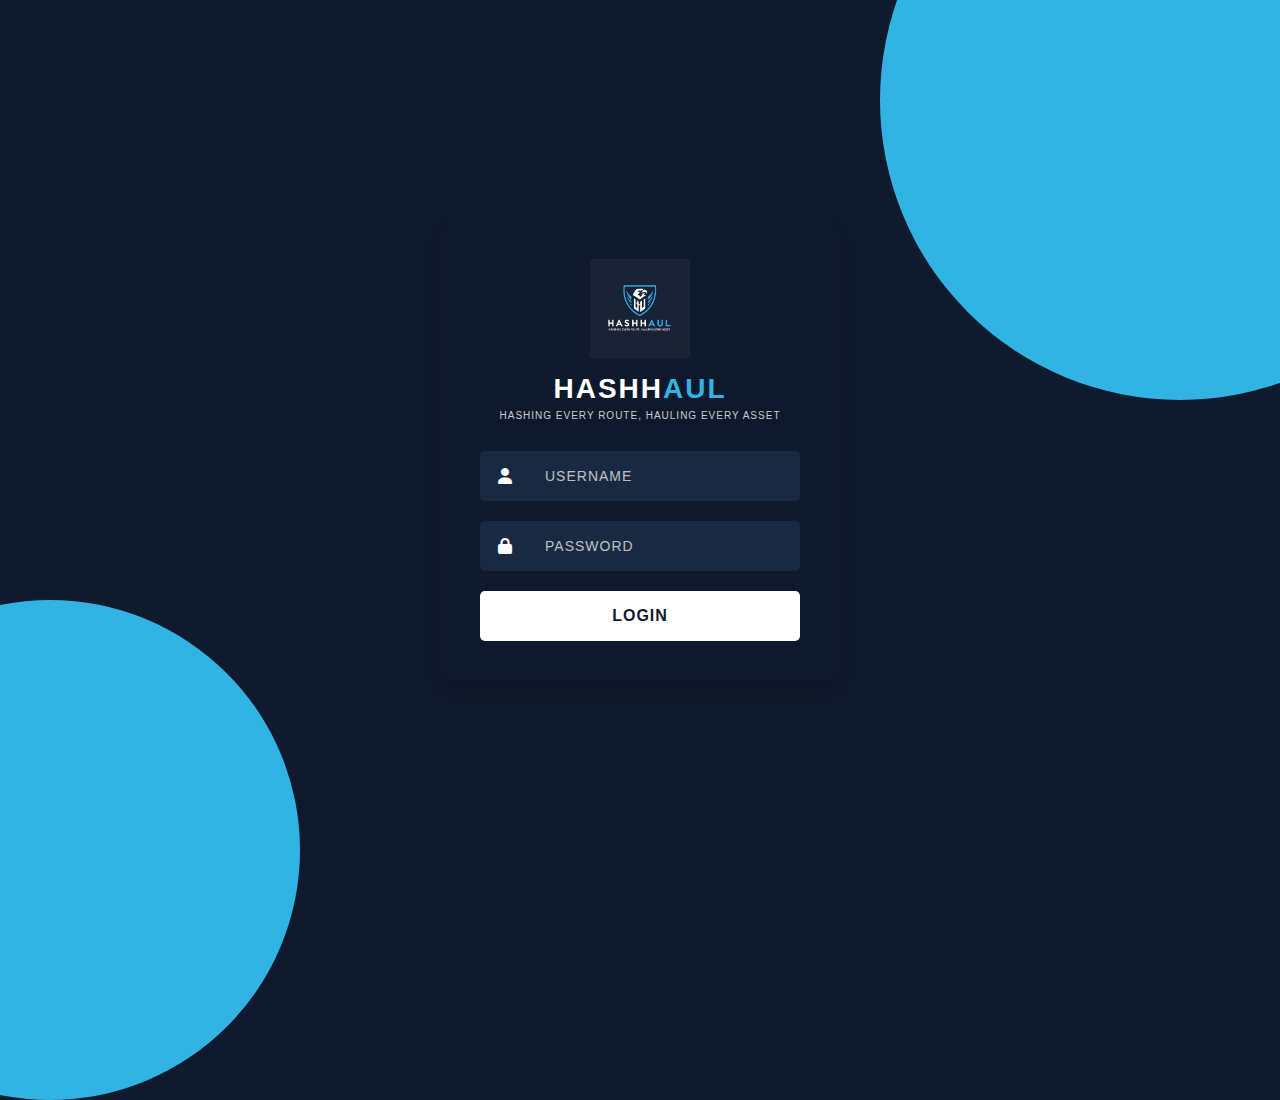
<file: HashHaul/config/templates/index.html>
<!DOCTYPE html>
<html lang="es">
<head>
    <meta charset="UTF-8">
    <meta name="viewport" content="width=device-width, initial-scale=1.0">
    <title>HASHHAUL - Login</title>
    <link rel="stylesheet" href="../static/styles/index.css">
    <link rel="stylesheet" href="https://cdnjs.cloudflare.com/ajax/libs/font-awesome/6.0.0-beta3/css/all.min.css">
</head>
<body>
    <div class="container">
        <div class="login-box">
            <div class="logo">
                <img src="../static/img/Imagen de WhatsApp 2025-04-17 a las 11.02.52_7a1f0482.jpg" alt="HASHHAUL Logo">
                <div class="logo-text">
                    <h1>HASHH<span>AUL</span></h1>
                    <p>HASHING EVERY ROUTE, HAULING EVERY ASSET</p>
                </div>
            </div>
            
            <form class="login-form">
                <div class="input-group">
                    <div class="input-icon">
                        <i class="fas fa-user"></i>
                    </div>
                    <input type="text" placeholder="USERNAME" required>
                </div>
                
                <div class="input-group">
                    <div class="input-icon">
                        <i class="fas fa-lock"></i>
                    </div>
                    <input type="password" placeholder="PASSWORD" required>
                </div>
                
                <button type="submit" class="login-btn">LOGIN</button>
            </form>
        </div>
    </div>
    
    <div class="shape top-right"></div>
    <div class="shape bottom-left"></div>
</body>
</html>
</file>
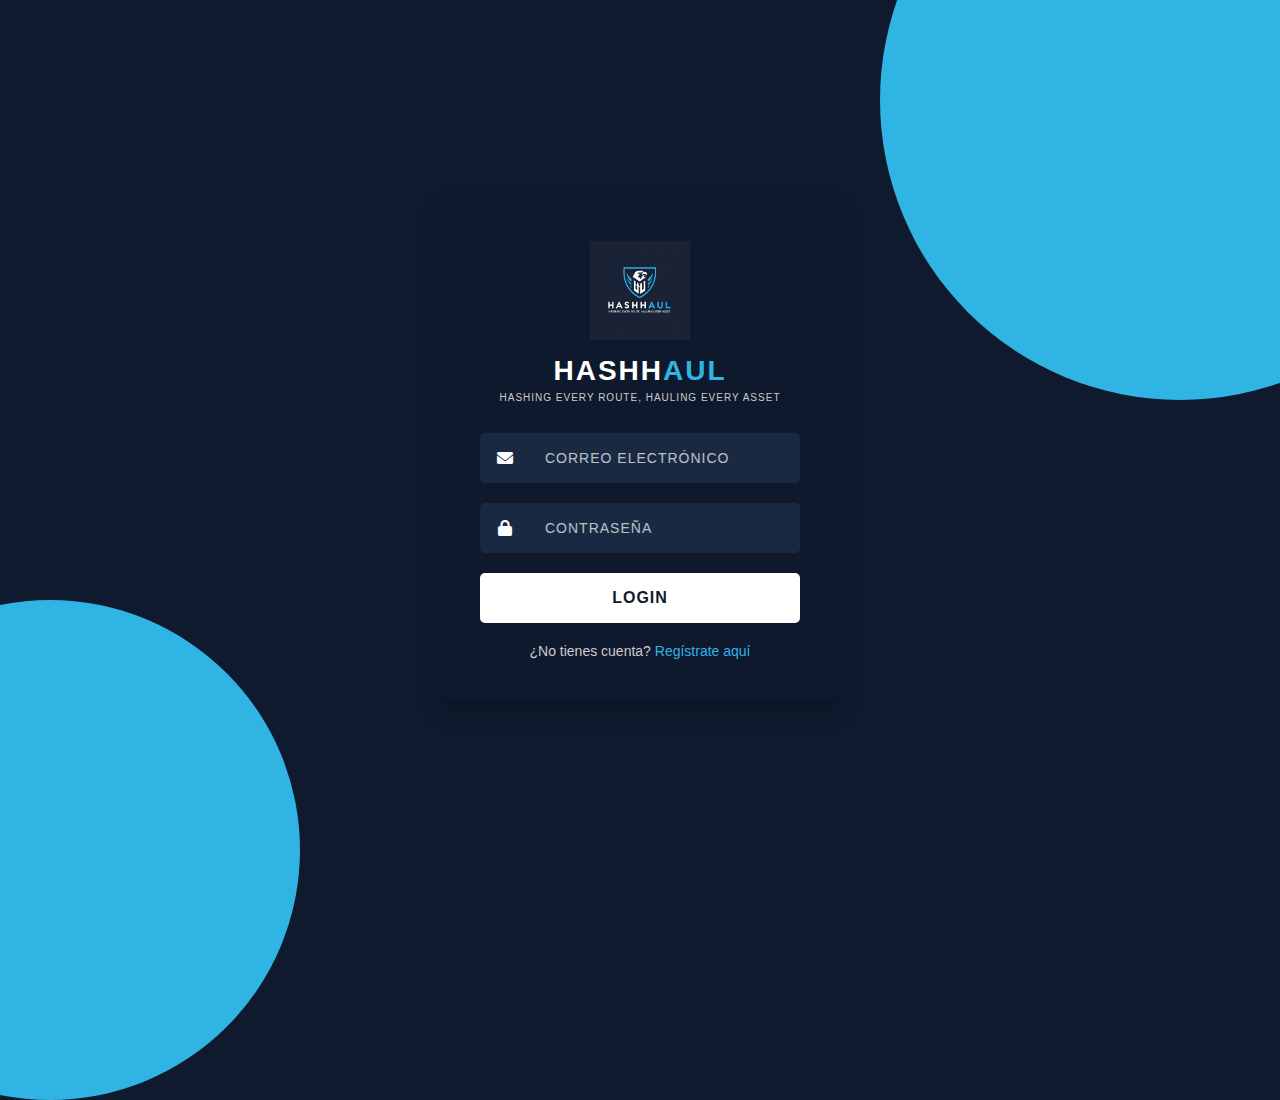
<file: hashaul-main/HashHaul/backend.v2/config/templates/index.html>
<!DOCTYPE html>
<html lang="es">
<head>
    <meta charset="UTF-8">
    <meta name="viewport" content="width=device-width, initial-scale=1.0">
    <title>HASHHAUL - Login</title>
    <link rel="stylesheet" href="../static/styles/index.css">
    <link rel="stylesheet" href="https://cdnjs.cloudflare.com/ajax/libs/font-awesome/6.0.0-beta3/css/all.min.css">
</head>
<body>
    <div class="container">
        <div class="login-box">
            <div class="logo">
                <img src="../static/img/Imagen de WhatsApp 2025-04-17 a las 11.02.52_7a1f0482.jpg" alt="HASHHAUL Logo">
                <div class="logo-text">
                    <h1>HASHH<span>AUL</span></h1>
                    <p>HASHING EVERY ROUTE, HAULING EVERY ASSET</p>
                </div>
            </div>
            
            <!-- Mensaje de error/éxito -->
            <div id="message" class="message hidden"></div>
            
            <form class="login-form" id="loginForm">
                <div class="input-group">
                    <div class="input-icon">
                        <i class="fas fa-envelope"></i>
                    </div>
                    <input 
                        type="email" 
                        id="correo"
                        name="correo"
                        placeholder="CORREO ELECTRÓNICO" 
                        required
                        autocomplete="email">
                </div>
                
                <div class="input-group">
                    <div class="input-icon">
                        <i class="fas fa-lock"></i>
                    </div>
                    <input 
                        type="password" 
                        id="contraseña"
                        name="contraseña"
                        placeholder="CONTRASEÑA" 
                        required
                        autocomplete="current-password">
                </div>
                
                <button type="submit" class="login-btn" id="loginBtn">
                    <span class="btn-text">LOGIN</span>
                    <div class="spinner hidden"></div>
                </button>
                
                <!-- Enlace para registro (opcional) -->
                <div class="register-link">
                    <p>¿No tienes cuenta? <a href="#" id="registerLink">Regístrate aquí</a></p>
                </div>
            </form>
        </div>
    </div>
    
    <div class="shape top-right"></div>
    <div class="shape bottom-left"></div>

    <!-- Modal de Registro (opcional) -->
    <div id="registerModal" class="modal hidden">
        <div class="modal-content">
            <div class="modal-header">
                <h2>Registro de Usuario</h2>
                <span class="close" id="closeModal">&times;</span>
            </div>
            <form id="registerForm">
                <div class="input-group">
                    <div class="input-icon">
                        <i class="fas fa-user"></i>
                    </div>
                    <input 
                        type="text" 
                        id="nombre"
                        name="nombre"
                        placeholder="NOMBRE COMPLETO" 
                        required>
                </div>
                
                <div class="input-group">
                    <div class="input-icon">
                        <i class="fas fa-envelope"></i>
                    </div>
                    <input 
                        type="email" 
                        id="correoRegistro"
                        name="correo"
                        placeholder="CORREO ELECTRÓNICO" 
                        required>
                </div>
                
                <div class="input-group">
                    <div class="input-icon">
                        <i class="fas fa-phone"></i>
                    </div>
                    <input 
                        type="tel" 
                        id="telefono"
                        name="telefono"
                        placeholder="TELÉFONO (OPCIONAL)">
                </div>
                
                <div class="input-group">
                    <div class="input-icon">
                        <i class="fas fa-lock"></i>
                    </div>
                    <input 
                        type="password" 
                        id="contraseñaRegistro"
                        name="contraseña"
                        placeholder="CONTRASEÑA" 
                        required
                        minlength="6">
                </div>
                
                <div class="input-group">
                    <div class="input-icon">
                        <i class="fas fa-lock"></i>
                    </div>
                    <input 
                        type="password" 
                        id="confirmarContraseña"
                        name="confirmarContraseña"
                        placeholder="CONFIRMAR CONTRASEÑA" 
                        required
                        minlength="6">
                </div>
                
                <button type="submit" class="login-btn">
                    <span class="btn-text">REGISTRARSE</span>
                    <div class="spinner hidden"></div>
                </button>
            </form>
        </div>
    </div>


<script>
    
    const API_BASE_URL = window.location.origin + '/api';
    

    const loginForm = document.getElementById('loginForm');
    const registerForm = document.getElementById('registerForm');
    const registerModal = document.getElementById('registerModal');
    const registerLink = document.getElementById('registerLink');
    const closeModal = document.getElementById('closeModal');
    const messageDiv = document.getElementById('message');

   
    function showMessage(message, type = 'error') {
        messageDiv.textContent = message;
        messageDiv.className = `message ${type}`;
        messageDiv.classList.remove('hidden');
        
        
        setTimeout(() => {
            messageDiv.classList.add('hidden');
        }, 5000);
    }

    function showLoading(button, show = true) {
        const btnText = button.querySelector('.btn-text');
        const spinner = button.querySelector('.spinner');
        
        if (show) {
            btnText.style.display = 'none';
            spinner.classList.remove('hidden');
            button.disabled = true;
        } else {
            btnText.style.display = 'inline';
            spinner.classList.add('hidden');
            button.disabled = false;
        }
    }

    function saveToken(token) {
        localStorage.setItem('hashhaul_token', token);
    }

    function redirectToDashboard() {
       
        window.location.href = '/dashboard';
    }

    
    loginForm.addEventListener('submit', async (e) => {
        e.preventDefault();
        
        const loginBtn = document.getElementById('loginBtn');
        const correo = document.getElementById('correo').value.trim();
        const contraseña = document.getElementById('contraseña').value;

       
        if (!correo || !contraseña) {
            showMessage('Por favor, completa todos los campos', 'error');
            return;
        }

        showLoading(loginBtn, true);

        try {
            const response = await fetch(`${API_BASE_URL}/auth/login`, {
                method: 'POST',
                headers: {
                    'Content-Type': 'application/json',
                },
                body: JSON.stringify({
                    correo: correo,
                    contraseña: contraseña
                })
            });

            const data = await response.json();

            if (response.ok) {
               
                saveToken(data.token);
                showMessage('¡Login exitoso! Redirigiendo...', 'success');
                
                setTimeout(() => {
                    redirectToDashboard();
                }, 1500);
            } else {
               
                showMessage(data.error || 'Error en el login', 'error');
            }
        } catch (error) {
            console.error('Error:', error);
            showMessage('Error de conexión. Verifica tu red.', 'error');
        } finally {
            showLoading(loginBtn, false);
        }
    });

   
    registerLink.addEventListener('click', (e) => {
        e.preventDefault();
        registerModal.classList.remove('hidden');
    });

    closeModal.addEventListener('click', () => {
        registerModal.classList.add('hidden');
    });

   
    registerModal.addEventListener('click', (e) => {
        if (e.target === registerModal) {
            registerModal.classList.add('hidden');
        }
    });

   
    registerForm.addEventListener('submit', async (e) => {
        e.preventDefault();
        
        const submitBtn = registerForm.querySelector('.login-btn');
        const nombre = document.getElementById('nombre').value.trim();
        const correo = document.getElementById('correoRegistro').value.trim();
        const telefono = document.getElementById('telefono').value.trim();
        const contraseña = document.getElementById('contraseñaRegistro').value;
        const confirmarContraseña = document.getElementById('confirmarContraseña').value;

        
        if (!nombre || !correo || !contraseña) {
            showMessage('Por favor, completa todos los campos obligatorios', 'error');
            return;
        }

        if (contraseña !== confirmarContraseña) {
            showMessage('Las contraseñas no coinciden', 'error');
            return;
        }

        if (contraseña.length < 6) {
            showMessage('La contraseña debe tener al menos 6 caracteres', 'error');
            return;
        }

        showLoading(submitBtn, true);

        try {
            const response = await fetch(`${API_BASE_URL}/auth/register`, {
                method: 'POST',
                headers: {
                    'Content-Type': 'application/json',
                },
                body: JSON.stringify({
                    nombre: nombre,
                    correo: correo,
                    telefono: telefono || null,
                    contraseña: contraseña,
                    rol: 'conductor' 
                })
            });

            const data = await response.json();

            if (response.ok) {
                
                showMessage('¡Registro exitoso! Ya puedes iniciar sesión.', 'success');
                registerModal.classList.add('hidden');
                registerForm.reset();
            } else {
                
                showMessage(data.error || 'Error en el registro', 'error');
            }
        } catch (error) {
            console.error('Error:', error);
            showMessage('Error de conexión. Verifica tu red.', 'error');
        } finally {
            showLoading(submitBtn, false);
        }
    });

   
</script>
</body>
</html>
</file>
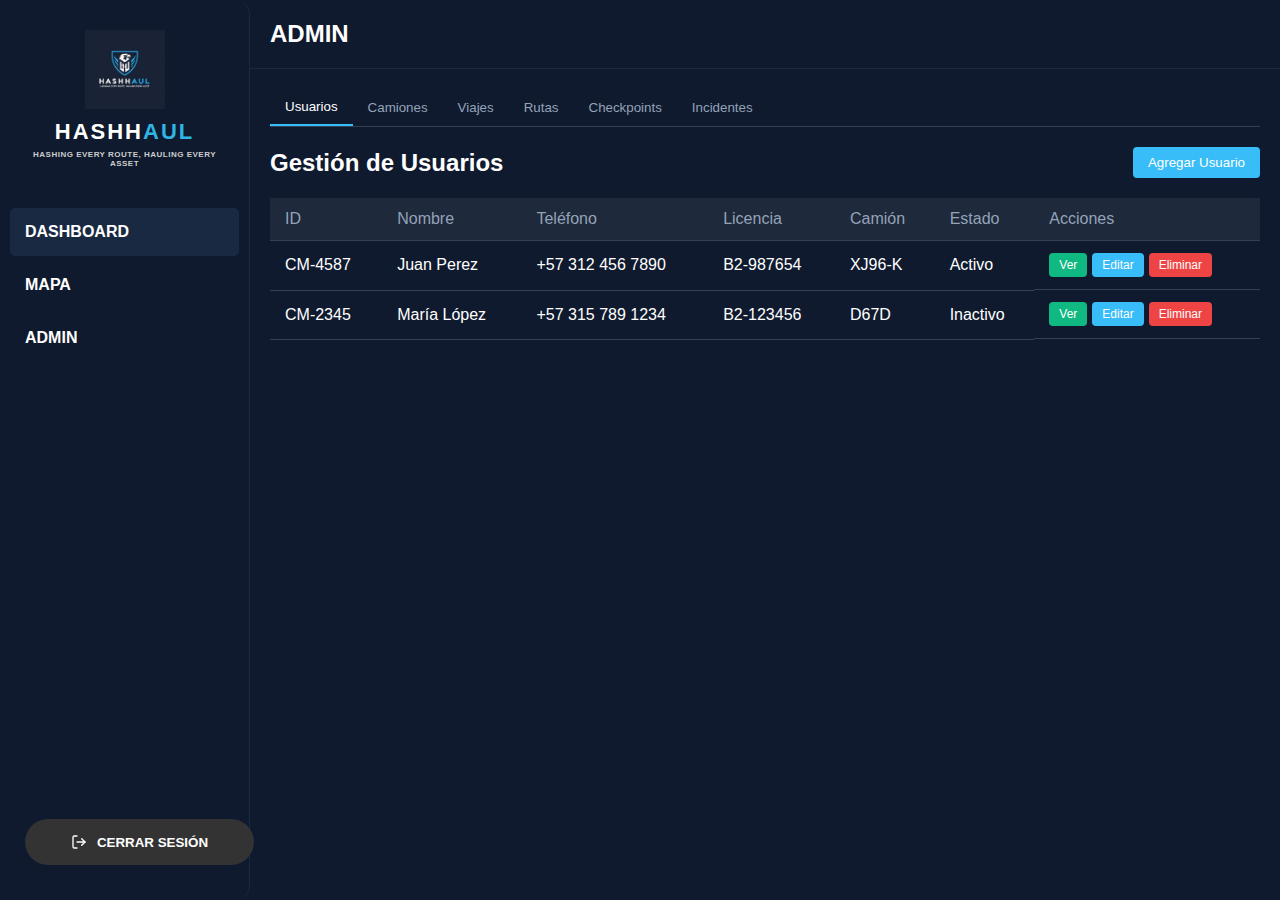
<file: HashHaul/config/templates/Admin.html>
<!DOCTYPE html>
<html lang="es">
<head>
    <meta charset="UTF-8">
    <meta name="viewport" content="width=device-width, initial-scale=1.0">
    <title>HASHHAUL - Sistema de Gestión de Transporte</title>
    <link rel="stylesheet" href="../static/styles/Admin.css">
    <link rel="stylesheet" href="../static/styles/Map.css">
</head>
<body>
    <div class="container">
      
        <div class="sidebar">
            <div class="logo">
                <img src="../static/img/Imagen de WhatsApp 2025-04-17 a las 11.02.52_7a1f0482.jpg" alt="HASHHAUL Logo">
                <div class="logo-text">
                    <h1>HASHH<span>AUL</span></h1>
                    <p>HASHING EVERY ROUTE, HAULING EVERY ASSET</p>
                </div>
            </div>

            <nav class="menu">
                <a href="../templates/Dashboard.html" class="menu-item active">DASHBOARD</a>
                <a href="../templates/Map.html" class="menu-item">MAPA</a>
                <a href="../templates/Admin.html" class="menu-item">ADMIN</a>
            </nav>

            <button class="logout-btn">
                <svg xmlns="http://www.w3.org/2000/svg" width="16" height="16" viewBox="0 0 24 24" fill="none" stroke="currentColor" stroke-width="2" stroke-linecap="round" stroke-linejoin="round">
                    <path d="M9 21H5a2 2 0 0 1-2-2V5a2 2 0 0 1 2-2h4"></path>
                    <polyline points="16 17 21 12 16 7"></polyline>
                    <line x1="21" y1="12" x2="9" y2="12"></line>
                </svg>
                CERRAR SESIÓN
            </button>
        </div>


        <div class="main-content">
            <header class="header">
                <h1 class="page-title">ADMIN</h1>
            </header>

            
            <div class="view hidden" id="dashboard-view">
              
            </div>

            
            <div class="view hidden" id="mapa-view">
             
            </div>

            
            <div class="view" id="admin-view">
                <div class="admin-tabs">
                    <button class="tab-btn active" data-tab="usuarios">Usuarios</button>
                    <button class="tab-btn" data-tab="camiones">Camiones</button>
                    <button class="tab-btn" data-tab="viajes">Viajes</button>
                    <button class="tab-btn" data-tab="rutas">Rutas</button>
                    <button class="tab-btn" data-tab="checkpoints">Checkpoints</button>
                    <button class="tab-btn" data-tab="incidentes">Incidentes</button>
                </div>

                <div class="tab-content">
             
                    <div class="tab-pane active" id="usuarios-tab">
                        <div class="admin-header">
                            <h2>Gestión de Usuarios</h2>
                            <button class="add-btn" id="add-usuario-btn">Agregar Usuario</button>
                        </div>
                        <div class="data-table">
                            <table>
                                <thead>
                                    <tr>
                                        <th>ID</th>
                                        <th>Nombre</th>
                                        <th>Teléfono</th>
                                        <th>Licencia</th>
                                        <th>Camión</th>
                                        <th>Estado</th>
                                        <th>Acciones</th>
                                    </tr>
                                </thead>
                                <tbody id="usuarios-table-body">
                                    <tr>
                                        <td>CM-4587</td>
                                        <td>Juan Perez</td>
                                        <td>+57 312 456 7890</td>
                                        <td>B2-987654</td>
                                        <td>XJ96-K</td>
                                        <td>Activo</td>
                                        <td class="actions-cell">
                                            <button class="action-btn view-btn" data-id="CM-4587" data-type="usuario">Ver</button>
                                            <button class="action-btn edit-btn" data-id="CM-4587" data-type="usuario">Editar</button>
                                            <button class="action-btn delete-btn" data-id="CM-4587" data-type="usuario">Eliminar</button>
                                        </td>
                                    </tr>
                                    <tr>
                                        <td>CM-2345</td>
                                        <td>María López</td>
                                        <td>+57 315 789 1234</td>
                                        <td>B2-123456</td>
                                        <td>D67D</td>
                                        <td>Inactivo</td>
                                        <td class="actions-cell">
                                            <button class="action-btn view-btn" data-id="CM-2345" data-type="usuario">Ver</button>
                                            <button class="action-btn edit-btn" data-id="CM-2345" data-type="usuario">Editar</button>
                                            <button class="action-btn delete-btn" data-id="CM-2345" data-type="usuario">Eliminar</button>
                                        </td>
                                    </tr>
                                </tbody>
                            </table>
                        </div>
                    </div>

                   
                    <div class="tab-pane" id="camiones-tab">
                        <div class="admin-header">
                            <h2>Gestión de Camiones</h2>
                            <button class="add-btn" id="add-camion-btn">Agregar Camión</button>
                        </div>
                        <div class="data-table">
                            <table>
                                <thead>
                                    <tr>
                                        <th>ID</th>
                                        <th>Modelo</th>
                                        <th>Capacidad</th>
                                        <th>Estado</th>
                                        <th>Último Mantenimiento</th>
                                        <th>Acciones</th>
                                    </tr>
                                </thead>
                                <tbody id="camiones-table-body">
                                    <tr>
                                        <td>XJ96-K</td>
                                        <td>Volvo FH16</td>
                                        <td>40 toneladas</td>
                                        <td>Activo</td>
                                        <td>15-01-2025</td>
                                        <td class="actions-cell">
                                            <button class="action-btn view-btn" data-id="XJ96-K" data-type="camion">Ver</button>
                                            <button class="action-btn edit-btn" data-id="XJ96-K" data-type="camion">Editar</button>
                                            <button class="action-btn delete-btn" data-id="XJ96-K" data-type="camion">Eliminar</button>
                                        </td>
                                    </tr>
                                    <tr>
                                        <td>D67D</td>
                                        <td>Scania R500</td>
                                        <td>35 toneladas</td>
                                        <td>Activo</td>
                                        <td>20-01-2025</td>
                                        <td class="actions-cell">
                                            <button class="action-btn view-btn" data-id="D67D" data-type="camion">Ver</button>
                                            <button class="action-btn edit-btn" data-id="D67D" data-type="camion">Editar</button>
                                            <button class="action-btn delete-btn" data-id="D67D" data-type="camion">Eliminar</button>
                                        </td>
                                    </tr>
                                </tbody>
                            </table>
                        </div>
                    </div>

                   
                    <div class="tab-pane" id="viajes-tab">
                        <div class="admin-header">
                            <h2>Gestión de Viajes</h2>
                            <button class="add-btn" id="add-viaje-btn">Agregar Viaje</button>
                        </div>
                        <div class="data-table">
                            <table>
                                <thead>
                                    <tr>
                                        <th>ID</th>
                                        <th>Fecha</th>
                                        <th>Hora</th>
                                        <th>Conductor</th>
                                        <th>Camión</th>
                                        <th>Estado</th>
                                        <th>Acciones</th>
                                    </tr>
                                </thead>
                                <tbody id="viajes-table-body">
                                    <tr>
                                        <td>9a367d5a87c5e6a87d</td>
                                        <td>28-02-2025</td>
                                        <td>08:15 - 16:45</td>
                                        <td>Juan Perez</td>
                                        <td>XJ96-K</td>
                                        <td>Completado</td>
                                        <td class="actions-cell">
                                            <button class="action-btn view-btn" data-id="9a367d5a87c5e6a87d" data-type="viaje">Ver</button>
                                            <button class="action-btn edit-btn" data-id="9a367d5a87c5e6a87d" data-type="viaje">Editar</button>
                                            <button class="action-btn delete-btn" data-id="9a367d5a87c5e6a87d" data-type="viaje">Eliminar</button>
                                        </td>
                                    </tr>
                                    <tr>
                                        <td>4jkh23hjk4hkj234</td>
                                        <td>30-02-2025</td>
                                        <td>14:20 pm</td>
                                        <td>Pendiente</td>
                                        <td>D67D</td>
                                        <td>Pendiente</td>
                                        <td class="actions-cell">
                                            <button class="action-btn view-btn" data-id="4jkh23hjk4hkj234" data-type="viaje">Ver</button>
                                            <button class="action-btn edit-btn" data-id="4jkh23hjk4hkj234" data-type="viaje">Editar</button>
                                            <button class="action-btn delete-btn" data-id="4jkh23hjk4hkj234" data-type="viaje">Eliminar</button>
                                        </td>
                                    </tr>
                                </tbody>
                            </table>
                        </div>
                    </div>

        
                    <div class="tab-pane" id="rutas-tab">
                        <div class="admin-header">
                            <h2>Gestión de Rutas</h2>
                            <button class="add-btn" id="add-ruta-btn">Agregar Ruta</button>
                        </div>
                        <div class="data-table">
                            <table>
                                <thead>
                                    <tr>
                                        <th>ID</th>
                                        <th>Origen</th>
                                        <th>Destino</th>
                                        <th>Distancia</th>
                                        <th>Tiempo Estimado</th>
                                        <th>Viaje ID</th>
                                        <th>Acciones</th>
                                    </tr>
                                </thead>
                                <tbody id="rutas-table-body">
                                    <tr>
                                        <td>9a367d5a87c5e6a87d</td>
                                        <td>Bogotá</td>
                                        <td>Medellín</td>
                                        <td>420 km</td>
                                        <td>8 horas</td>
                                        <td>9a367d5a87c5e6a87d</td>
                                        <td class="actions-cell">
                                            <button class="action-btn view-btn" data-id="9a367d5a87c5e6a87d" data-type="ruta">Ver</button>
                                            <button class="action-btn edit-btn" data-id="9a367d5a87c5e6a87d" data-type="ruta">Editar</button>
                                            <button class="action-btn delete-btn" data-id="9a367d5a87c5e6a87d" data-type="ruta">Eliminar</button>
                                        </td>
                                    </tr>
                                </tbody>
                            </table>
                        </div>
                    </div>

            
                    <div class="tab-pane" id="checkpoints-tab">
                        <div class="admin-header">
                            <h2>Gestión de Checkpoints</h2>
                            <button class="add-btn" id="add-checkpoint-btn">Agregar Checkpoint</button>
                        </div>
                        <div class="data-table">
                            <table>
                                <thead>
                                    <tr>
                                        <th>ID</th>
                                        <th>Ubicación</th>
                                        <th>Hora</th>
                                        <th>Valor</th>
                                        <th>Estado</th>
                                        <th>Ruta ID</th>
                                        <th>Acciones</th>
                                    </tr>
                                </thead>
                                <tbody id="checkpoints-table-body">
                                    <tr>
                                        <td>cp-001</td>
                                        <td>Calle 12 #45-78, Bogotá</td>
                                        <td>09:00 AM</td>
                                        <td>$5,000,000</td>
                                        <td>Entregado</td>
                                        <td>9a367d5a87c5e6a87d</td>
                                        <td class="actions-cell">
                                            <button class="action-btn view-btn" data-id="cp-001" data-type="checkpoint">Ver</button>
                                            <button class="action-btn edit-btn" data-id="cp-001" data-type="checkpoint">Editar</button>
                                            <button class="action-btn delete-btn" data-id="cp-001" data-type="checkpoint">Eliminar</button>
                                        </td>
                                    </tr>
                                </tbody>
                            </table>
                        </div>
                    </div>

    
                    <div class="tab-pane" id="incidentes-tab">
                        <div class="admin-header">
                            <h2>Gestión de Incidentes</h2>
                            <button class="add-btn" id="add-incidente-btn">Agregar Incidente</button>
                        </div>
                        <div class="data-table">
                            <table>
                                <thead>
                                    <tr>
                                        <th>ID</th>
                                        <th>Tipo</th>
                                        <th>Descripción</th>
                                        <th>Fecha</th>
                                        <th>Hora</th>
                                        <th>Viaje ID</th>
                                        <th>Estado</th>
                                        <th>Acciones</th>
                                    </tr>
                                </thead>
                                <tbody id="incidentes-table-body">
                                    <tr>
                                        <td>inc-001</td>
                                        <td>Avería</td>
                                        <td>Fallo en el sistema de frenos</td>
                                        <td>27-02-2025</td>
                                        <td>14:30</td>
                                        <td>9a367d5a87c5e6a87d</td>
                                        <td>Resuelto</td>
                                        <td class="actions-cell">
                                            <button class="action-btn view-btn" data-id="inc-001" data-type="incidente">Ver</button>
                                            <button class="action-btn edit-btn" data-id="inc-001" data-type="incidente">Editar</button>
                                            <button class="action-btn delete-btn" data-id="inc-001" data-type="incidente">Eliminar</button>
                                        </td>
                                    </tr>
                                </tbody>
                            </table>
                        </div>
                    </div>
                </div>
            </div>
        </div>
    </div>


    <div class="modal" id="form-modal">
        <div class="modal-content">
            <span class="close-modal">&times;</span>
            <h2 id="modal-title">Agregar Nuevo</h2>
            <form id="data-form">
                <div id="form-fields">
                </div>
                <div class="form-actions">
                    <button type="button" class="cancel-btn">Cancelar</button>
                    <button type="submit" class="submit-btn">Guardar</button>
                </div>
            </form>
        </div>
    </div>

   
    <div class="modal" id="view-modal">
        <div class="modal-content">
            <span class="close-modal">&times;</span>
            <h2 id="view-title">Detalles</h2>
            <div id="view-content">

            </div>
            <div class="form-actions">
                <button type="button" class="close-btn">Cerrar</button>
            </div>
        </div>
    </div>

    <script src="../static/js/Admin.js"></script>
</body>
</html>
</file>
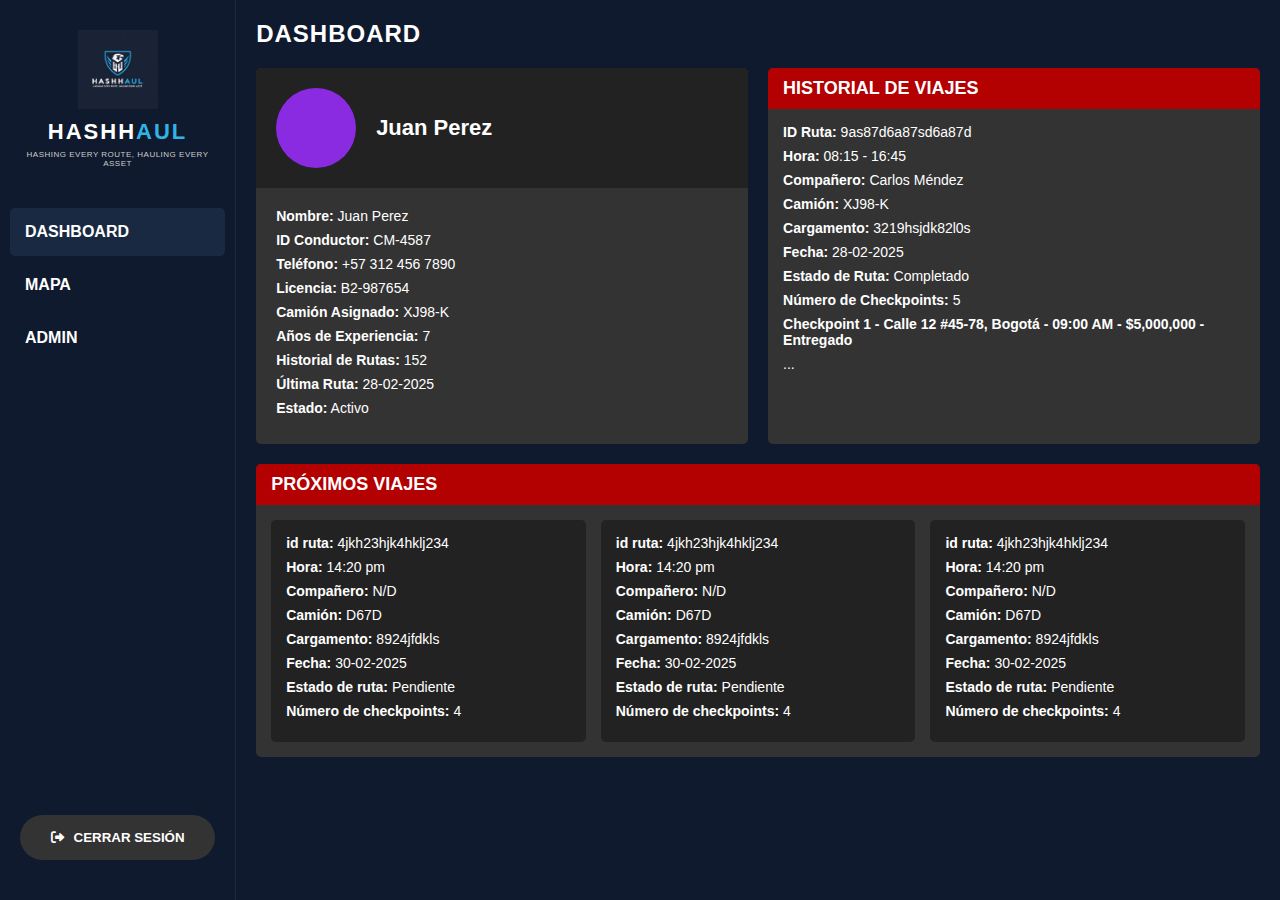
<file: HashHaul/config/templates/Dashboard.html>
<!DOCTYPE html>
<html lang="es">
<head>
    <meta charset="UTF-8">
    <meta name="viewport" content="width=device-width, initial-scale=1.0">
    <title>HASHHAUL - Dashboard</title>
    <link rel="stylesheet" href="../static/styles/Daashboard.css">
    <link rel="stylesheet" href="https://cdnjs.cloudflare.com/ajax/libs/font-awesome/6.0.0-beta3/css/all.min.css">
</head>
<body>
    <div class="container">
   
        <div class="sidebar">
            <div class="logo">
                <img src="../static/img/Imagen de WhatsApp 2025-04-17 a las 11.02.52_7a1f0482.jpg" alt="HASHHAUL Logo">
                <div class="logo-text">
                    <h1>HASHH<span>AUL</span></h1>
                    <p>HASHING EVERY ROUTE, HAULING EVERY ASSET</p>
                </div>
            </div>
            
            <nav class="menu">
                <a href="#" class="menu-item active">DASHBOARD</a>
                <a href="../templates/Map.html" class="menu-item">MAPA</a>
                <a href="../templates/Admin.html" class="menu-item">ADMIN</a>
            </nav>

            
            
            <div class="logout-container">
                <button class="logout-btn">
                    <i class="fas fa-sign-out-alt"></i>
                    CERRAR SESIÓN
                </button>
            </div>
        </div>
        
     
        <div class="main-content">
            <header class="main-header">
                <h1>DASHBOARD</h1>
            </header>
            
            <div class="dashboard-grid">
              
                <div class="profile-card">
                    <div class="profile-header">
                        <div class="avatar">
                            <div class="avatar-circle"></div>
                        </div>
                        <div class="profile-name">
                            <h2>Juan Perez</h2>
                        </div>
                    </div>
                    
                    <div class="profile-details">
                        <p><strong>Nombre:</strong> Juan Perez</p>
                        <p><strong>ID Conductor:</strong> CM-4587</p>
                        <p><strong>Teléfono:</strong> +57 312 456 7890</p>
                        <p><strong>Licencia:</strong> B2-987654</p>
                        <p><strong>Camión Asignado:</strong> XJ98-K</p>
                        <p><strong>Años de Experiencia:</strong> 7</p>
                        <p><strong>Historial de Rutas:</strong> 152</p>
                        <p><strong>Última Ruta:</strong> 28-02-2025</p>
                        <p><strong>Estado:</strong> Activo</p>
                    </div>
                </div>
                
               
                <div class="history-card">
                    <div class="section-header">
                        <h2>HISTORIAL DE VIAJES</h2>
                    </div>
                    
                    <div class="history-content">
                        <div class="trip-details">
                            <p><strong>ID Ruta:</strong> 9as87d6a87sd6a87d</p>
                            <p><strong>Hora:</strong> 08:15 - 16:45</p>
                            <p><strong>Compañero:</strong> Carlos Méndez</p>
                            <p><strong>Camión:</strong> XJ98-K</p>
                            <p><strong>Cargamento:</strong> 3219hsjdk82l0s</p>
                            <p><strong>Fecha:</strong> 28-02-2025</p>
                            <p><strong>Estado de Ruta:</strong> Completado</p>
                            <p><strong>Número de Checkpoints:</strong> 5</p>
                            <p><strong>Checkpoint 1 - Calle 12 #45-78, Bogotá - 09:00 AM - $5,000,000 - Entregado</strong></p>
                            <p>...</p>
                        </div>
                    </div>
                </div>
                
         
                <div class="upcoming-card">
                    <div class="section-header">
                        <h2>PRÓXIMOS VIAJES</h2>
                    </div>
                    
                    <div class="upcoming-trips">
                        <div class="trip-card">
                            <p><strong>id ruta:</strong> 4jkh23hjk4hklj234</p>
                            <p><strong>Hora:</strong> 14:20 pm</p>
                            <p><strong>Compañero:</strong> N/D</p>
                            <p><strong>Camión:</strong> D67D</p>
                            <p><strong>Cargamento:</strong> 8924jfdkls</p>
                            <p><strong>Fecha:</strong> 30-02-2025</p>
                            <p><strong>Estado de ruta:</strong> Pendiente</p>
                            <p><strong>Número de checkpoints:</strong> 4</p>
                        </div>
                        
                        <div class="trip-card">
                            <p><strong>id ruta:</strong> 4jkh23hjk4hklj234</p>
                            <p><strong>Hora:</strong> 14:20 pm</p>
                            <p><strong>Compañero:</strong> N/D</p>
                            <p><strong>Camión:</strong> D67D</p>
                            <p><strong>Cargamento:</strong> 8924jfdkls</p>
                            <p><strong>Fecha:</strong> 30-02-2025</p>
                            <p><strong>Estado de ruta:</strong> Pendiente</p>
                            <p><strong>Número de checkpoints:</strong> 4</p>
                        </div>
                        
                        <div class="trip-card">
                            <p><strong>id ruta:</strong> 4jkh23hjk4hklj234</p>
                            <p><strong>Hora:</strong> 14:20 pm</p>
                            <p><strong>Compañero:</strong> N/D</p>
                            <p><strong>Camión:</strong> D67D</p>
                            <p><strong>Cargamento:</strong> 8924jfdkls</p>
                            <p><strong>Fecha:</strong> 30-02-2025</p>
                            <p><strong>Estado de ruta:</strong> Pendiente</p>
                            <p><strong>Número de checkpoints:</strong> 4</p>
                        </div>
                    </div>
                </div>
            </div>
        </div>
    </div>
</body>
</html>
</file>
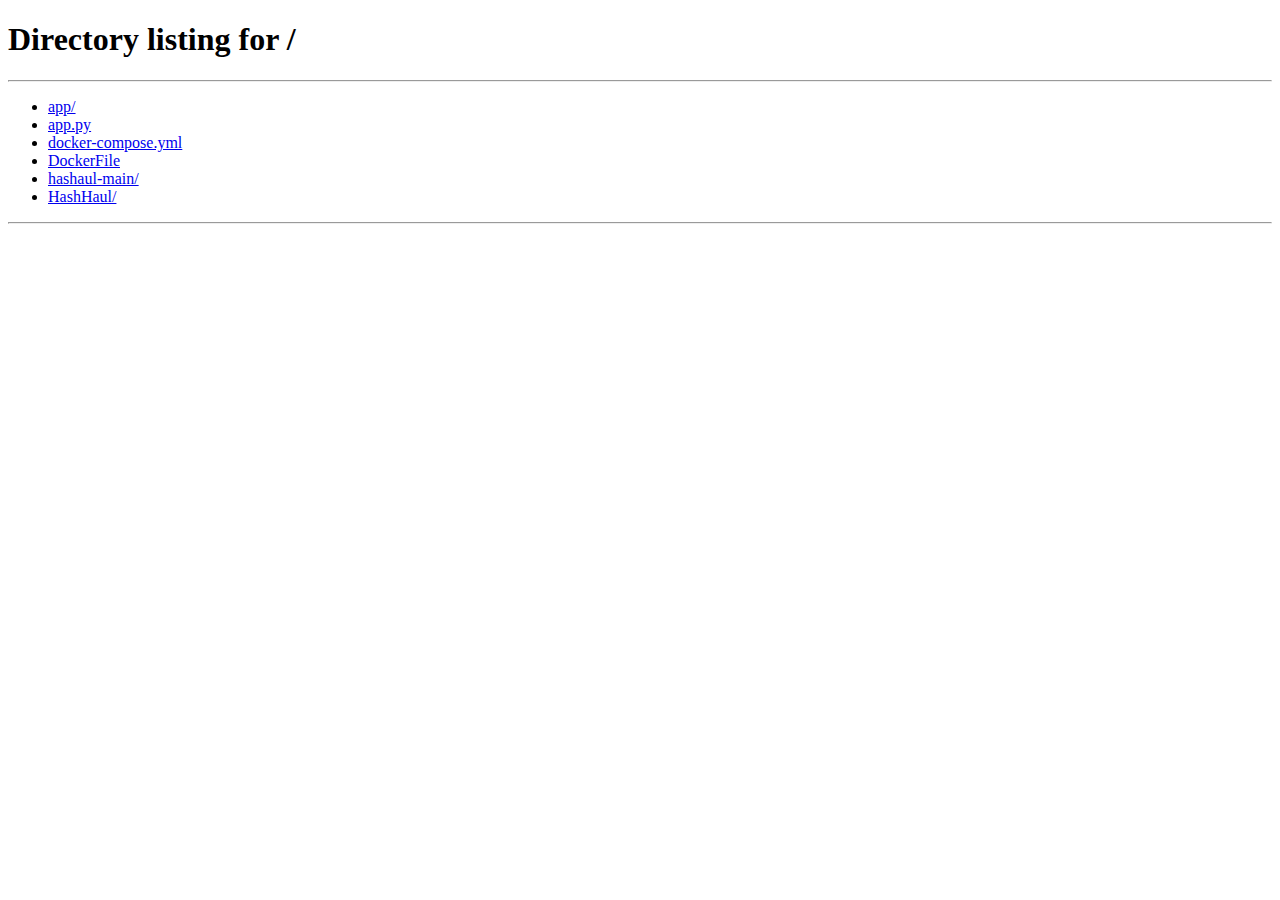
<file: hashaul-main/HashHaul/backend.v2/config/templates/Admin.html>
<!DOCTYPE html>
<html lang="es">
<head>
    <meta charset="UTF-8">
    <meta name="viewport" content="width=device-width, initial-scale=1.0">
    <title>HASHHAUL - Panel de Administración</title>
    <link rel="stylesheet" href="../static/styles/Admin.css">
    <link rel="stylesheet" href="https://cdnjs.cloudflare.com/ajax/libs/font-awesome/6.0.0-beta3/css/all.min.css">
</head>
<body>
     <div class="container">
        <!-- Sidebar -->
        <div class="sidebar">
            <div class="logo">
                <img src="../static/img/Imagen de WhatsApp 2025-04-17 a las 11.02.52_7a1f0482.jpg" alt="HASHHAUL Logo">
                <div class="logo-text">
                    <h1>HASHH<span>AUL</span></h1>
                    <p>HASHING EVERY ROUTE, HAULING EVERY ASSET</p>
                </div>
            </div>

            <nav class="menu">
    <a href="/dashboard" class="menu-item">
        <i class="fas fa-tachometer-alt"></i>
        <span>DASHBOARD</span>
    </a>
    <a href="/admin" class="menu-item active">
        <i class="fas fa-cog"></i>
        <span>ADMIN</span>
    </a>
    <!-- CORREGIR ESTA LÍNEA: -->
    <a href="/map" class="menu-item" id="mapLink">
        <i class="fas fa-map"></i>
        <span>MAPA</span>
    </a>
</nav>

            <div class="user-info" id="userInfo">
                <div class="user-avatar">
                    <i class="fas fa-user"></i>
                </div>
                <div class="user-details">
                    <span class="user-name" id="userName">Cargando...</span>
                    <span class="user-role" id="userRole">Cargando...</span>
                </div>
            </div>

            <button class="logout-btn" id="logoutBtn">
                <i class="fas fa-sign-out-alt"></i>
                <span>CERRAR SESIÓN</span>
            </button>
        </div>

        <div class="main-content">
            <header class="header">
                <h1 class="page-title">PANEL DE ADMINISTRACIÓN</h1>
                <div class="header-actions">
                    <button class="refresh-btn" id="refreshBtn">
                        <i class="fas fa-sync-alt"></i>
                        <span>Actualizar</span>
                    </button>
                </div>
            </header>

            <div class="loading hidden" id="loadingSpinner">
                <div class="spinner"></div>
                <p>Cargando datos...</p>
            </div>

            <div id="messageContainer" class="message-container hidden"></div>

            <div class="view" id="admin-view">
                <div class="admin-tabs">
                    <button class="tab-btn active" data-tab="usuarios">
                        <i class="fas fa-users"></i>
                        <span>Usuarios</span>
                    </button>
                    <button class="tab-btn" data-tab="camiones">
                        <i class="fas fa-truck"></i>
                        <span>Camiones</span>
                    </button>
                    <button class="tab-btn" data-tab="viajes">
                        <i class="fas fa-route"></i>
                        <span>Viajes</span>
                    </button>
                    <button class="tab-btn" data-tab="rutas">
                        <i class="fas fa-map-marked-alt"></i>
                        <span>Rutas</span>
                    </button>
                    <button class="tab-btn" data-tab="checkpoints">
                        <i class="fas fa-map-pin"></i>
                        <span>Checkpoints</span>
                    </button>
                    <button class="tab-btn" data-tab="incidentes">
                        <i class="fas fa-exclamation-triangle"></i>
                        <span>Incidentes</span>
                    </button>
                </div>

                <div class="tab-content">
                    <div class="tab-pane active" id="usuarios-tab">
                        <div class="admin-header">
                            <h2>Gestión de Usuarios</h2>
                            <button class="add-btn" id="add-usuario-btn">
                                <i class="fas fa-plus"></i>
                                <span>Agregar Usuario</span>
                            </button>
                        </div>
                        <div class="table-container">
                            <div class="data-table">
                                <table>
                                    <thead>
                                        <tr>
                                            <th>ID</th>
                                            <th>Nombre</th>
                                            <th>Correo</th>
                                            <th>Teléfono</th>
                                            <th>Rol</th>
                                            <th>Estado</th>
                                            <th>Fecha registro</th>
                                            <th>Acciones</th>
                                        </tr>
                                    </thead>
                                    <tbody id="usuarios-table-body">
                                        </tbody>
                                </table>
                            </div>
                        </div>
                    </div>

                    <div class="tab-pane" id="camiones-tab">
                        <div class="admin-header">
                            <h2>Gestión de Camiones</h2>
                            <button class="add-btn" id="add-camion-btn">
                                <i class="fas fa-plus"></i>
                                <span>Agregar Camión</span>
                            </button>
                        </div>
                        <div class="table-container">
                            <div class="data-table">
                                <table>
                                    <thead>
                                        <tr>
                                            <th>ID</th>
                                            <th>Placa</th>
                                            <th>Modelo</th>
                                            <th>Capacidad</th>
                                            <th>Año</th>
                                            <th>Estado</th> <th>Fecha registro</th> <th>Acciones</th>
                                        </tr>
                                    </thead>
                                    <tbody id="camiones-table-body">
                                        </tbody>
                                </table>
                            </div>
                        </div>
                    </div>

                    <div class="tab-pane" id="viajes-tab">
                        <div class="admin-header">
                            <h2>Gestión de Viajes</h2>
                            <button class="add-btn" id="add-viaje-btn">
                                <i class="fas fa-plus"></i>
                                <span>Agregar Viaje</span>
                            </button>
                        </div>
                        <div class="table-container">
                            <div class="data-table">
                                <table>
                                    <thead>
                                        <tr>
                                            <th>ID</th>
                                            <th>Usuario ID</th>
                                            <th>Camión ID</th>
                                            <th>Estado</th>
                                            <th>Fecha Inicio</th>
                                            <th>Fecha Fin</th>
                                            <th>Código</th>
                                            <th>Observaciones</th>
                                            <th>Acciones</th>
                                        </tr>
                                    </thead>
                                    <tbody id="viajes-table-body">
                                        </tbody>
                                </table>
                            </div>
                        </div>
                    </div>

                    <div class="tab-pane" id="rutas-tab">
                        <div class="admin-header">
                            <h2>Gestión de Rutas</h2>
                            <button class="add-btn" id="add-ruta-btn">
                                <i class="fas fa-plus"></i>
                                <span>Agregar Ruta</span>
                            </button>
                        </div>
                        <div class="table-container">
                            <div class="data-table">
                                <table>
                                    <thead>
                                        <tr>
                                            <th>ID</th>
                                            <th>Viaje ID</th>
                                            <th>Nombre</th>
                                            <th>Distancia (km)</th>
                                            <th>Tiempo Est. (hrs)</th>
                                            <th>Estado</th> <th>Fecha Creación</th> <th>Acciones</th>
                                        </tr>
                                    </thead>
                                    <tbody id="rutas-table-body">
                                        </tbody>
                                </table>
                            </div>
                        </div>
                    </div>

                    <div class="tab-pane" id="checkpoints-tab">
                        <div class="admin-header">
                            <h2>Gestión de Checkpoints</h2>
                            <button class="add-btn" id="add-checkpoint-btn">
                                <i class="fas fa-plus"></i>
                                <span>Agregar Checkpoint</span>
                            </button>
                        </div>
                        <div class="table-container">
                            <div class="data-table">
                                <table>
                                    <thead>
                                        <tr>
                                            <th>ID</th>
                                            <th>Ruta ID</th>
                                            <th>Dirección</th>
                                            <th>Coordenadas</th>
                                            <th>Orden</th>
                                            <th>Estado</th>
                                            <th>Hash</th>
                                            <th>Acciones</th>
                                        </tr>
                                    </thead>
                                    <tbody id="checkpoints-table-body">
                                        </tbody>
                                </table>
                            </div>
                        </div>
                    </div>

                    <div class="tab-pane" id="incidentes-tab">
                        <div class="admin-header">
                            <h2>Gestión de Incidentes</h2>
                        </div>
                        <div class="table-container">
                            <div class="data-table">
                                <table>
                                    <thead>
                                        <tr>
                                            <th>ID</th>
                                            <th>Checkpoint ID</th>
                                            <th>Tipo</th>
                                            <th>Descripción</th>
                                            <th>Gravedad</th>
                                            <th>Estado</th>
                                            <th>Fecha</th>
                                            <th>Acciones</th>
                                        </tr>
                                    </thead>
                                    <tbody id="incidentes-table-body">
                                        </tbody>
                                </table>
                            </div>
                        </div>
                    </div>
                </div>
            </div>
        </div>
    </div>

    <div class="modal hidden" id="form-modal">
        <div class="modal-content">
            <div class="modal-header">
                <h2 id="modal-title">Agregar Nuevo</h2>
                <button class="close-modal" id="closeFormModal">
                    <i class="fas fa-times"></i>
                </button>
            </div>
            <form id="data-form">
                <div id="form-fields">
                    </div>
                <div class="form-actions">
                    <button type="button" class="cancel-btn">Cancelar</button>
                    <button type="submit" class="submit-btn">
                        <span class="btn-text">Guardar</span>
                        <div class="spinner hidden"></div>
                    </button>
                </div>
            </form>
        </div>
    </div>

    <div class="modal hidden" id="view-modal">
        <div class="modal-content">
            <div class="modal-header">
                <h2 id="view-modal-title">Detalles</h2> <button class="close-modal" id="closeViewModal">
                    <i class="fas fa-times"></i>
                </button>
            </div>
            <div id="view-content">
                </div>
            <div class="form-actions">
                <button type="button" class="close-btn">Cerrar</button>
            </div>
        </div>
    </div>

    <script src="../static/js/Admin.js"></script>
</body>
</html>
</file>
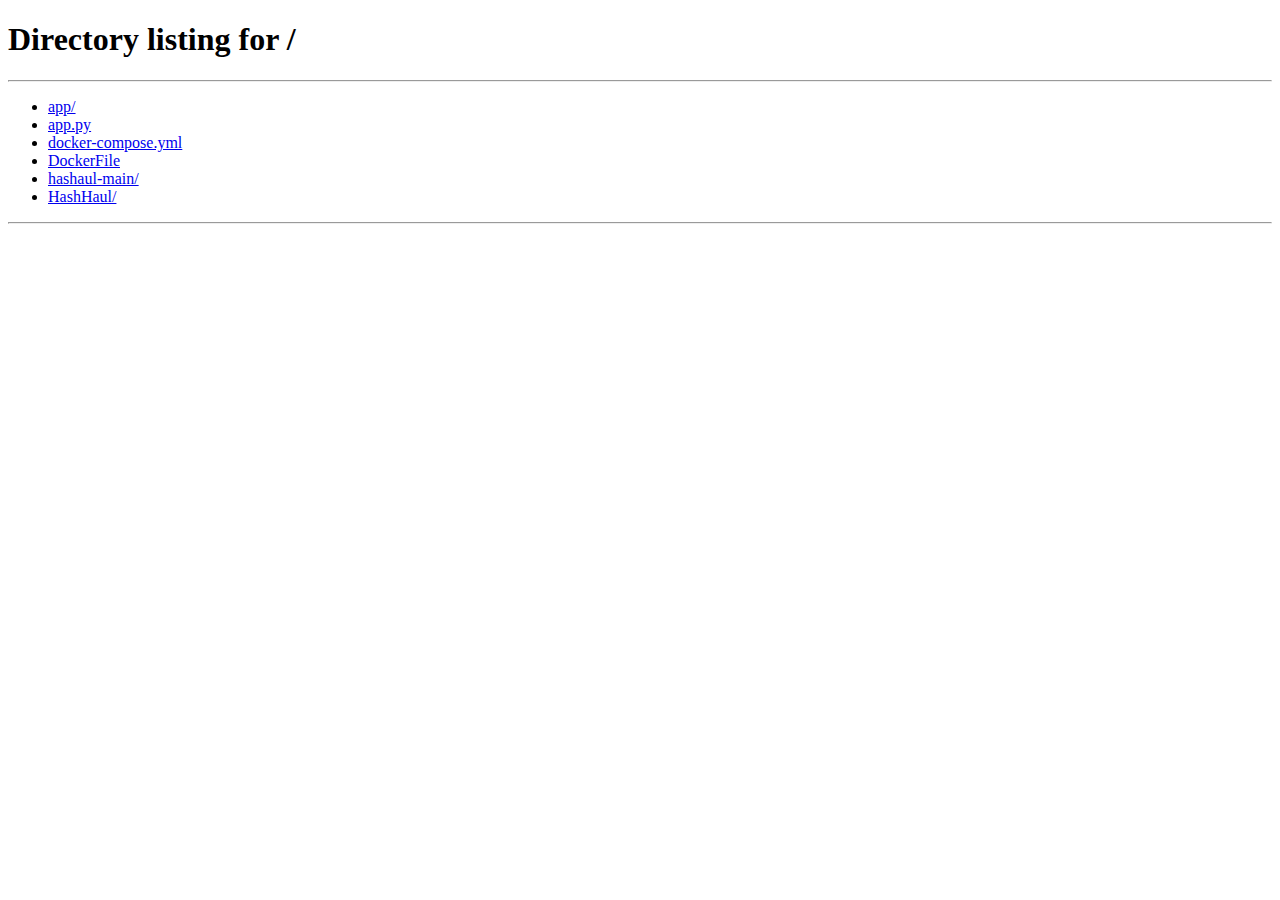
<file: hashaul-main/HashHaul/backend.v2/config/templates/Dashboard.html>
<!DOCTYPE html>
<html lang="es">
<head>
    <meta charset="UTF-8">
    <meta name="viewport" content="width=device-width, initial-scale=1.0">
    <title>HASHHAUL - Dashboard</title>
    <link rel="stylesheet" href="../static/styles/Daashboard.css">
    <link rel="stylesheet" href="https://cdnjs.cloudflare.com/ajax/libs/font-awesome/6.0.0-beta3/css/all.min.css">
</head>
<body>
    <div class="container">
        <!-- Sidebar -->
        <div class="sidebar">
            <div class="logo">
                <img src="../static/img/Imagen de WhatsApp 2025-04-17 a las 11.02.52_7a1f0482.jpg" alt="HASHHAUL Logo">
                <div class="logo-text">
                    <h1>HASHH<span>AUL</span></h1>
                    <p>HASHING EVERY ROUTE, HAULING EVERY ASSET</p>
                </div>
            </div>
            
            <nav class="menu">
                <a href="/dashboard" class="menu-item active">
                    <i class="fas fa-tachometer-alt"></i>
                    DASHBOARD
                </a>
                <a href="/map" class="menu-item" id="mapLink">
                    <i class="fas fa-map"></i>
                    MAPA
                </a>
                <a href="/admin" class="menu-item" id="adminLink">
                    <i class="fas fa-cog"></i>
                    ADMIN
                </a>
            </nav>

            <div class="user-info" id="userInfo">
                <div class="user-avatar">
                    <i class="fas fa-user"></i>
                </div>
                <div class="user-details">
                    <span class="user-name" id="userName">Cargando...</span>
                    <span class="user-role" id="userRole">Usuario</span>
                </div>
            </div>
            
            <div class="logout-container">
                <button class="logout-btn" id="logoutBtn">
                    <i class="fas fa-sign-out-alt"></i>
                    CERRAR SESIÓN
                </button>
            </div>
        </div>
        
        <!-- Main Content -->
        <div class="main-content">
            <header class="main-header">
                <h1>DASHBOARD</h1>
                <div class="header-actions">
                    <button class="refresh-btn" id="refreshBtn">
                        <i class="fas fa-sync-alt"></i>
                        Actualizar
                    </button>
                </div>
            </header>

            <!-- Loading Spinner -->
            <div class="loading" id="loadingSpinner">
                <div class="spinner"></div>
                <p>Cargando información...</p>
            </div>

            <!-- Message Container -->
            <div id="messageContainer" class="message-container hidden"></div>
            
            <div class="dashboard-grid" id="dashboardContent" style="display: none;">
                <!-- Profile Card -->
                <div class="profile-card">
                    <div class="profile-header">
                        <div class="avatar">
                            <div class="avatar-circle">
                                <i class="fas fa-user"></i>
                            </div>
                        </div>
                        <div class="profile-info">
                            <h2 id="profileName">Cargando...</h2>
                            <span class="profile-role" id="profileRole">Usuario</span>
                            <span class="profile-status" id="profileStatus">
                                <i class="fas fa-circle"></i>
                                Activo
                            </span>
                        </div>
                    </div>
                    
                    <div class="profile-details">
                        <div class="detail-item">
                            <i class="fas fa-envelope"></i>
                            <div>
                                <span class="detail-label">Correo:</span>
                                <span class="detail-value" id="profileEmail">Cargando...</span>
                            </div>
                        </div>
                        <div class="detail-item">
                            <i class="fas fa-phone"></i>
                            <div>
                                <span class="detail-label">Teléfono:</span>
                                <span class="detail-value" id="profilePhone">No disponible</span>
                            </div>
                        </div>
                        <div class="detail-item">
                            <i class="fas fa-calendar-alt"></i>
                            <div>
                                <span class="detail-label">Miembro desde:</span>
                                <span class="detail-value" id="profileSince">Cargando...</span>
                            </div>
                        </div>
                        <div class="detail-item" id="assignedTruckContainer" style="display: none;">
                            <i class="fas fa-truck"></i>
                            <div>
                                <span class="detail-label">Camión Asignado:</span>
                                <span class="detail-value" id="profileTruck">No asignado</span>
                            </div>
                        </div>
                    </div>

                    <div class="profile-stats">
                        <div class="stat-item">
                            <div class="stat-number" id="totalTrips">0</div>
                            <div class="stat-label">Viajes Totales</div>
                        </div>
                        <div class="stat-item">
                            <div class="stat-number" id="completedTrips">0</div>
                            <div class="stat-label">Completados</div>
                        </div>
                        <div class="stat-item">
                            <div class="stat-number" id="pendingTrips">0</div>
                            <div class="stat-label">Pendientes</div>
                        </div>
                    </div>
                </div>
                
                <!-- Recent Trips Card -->
                <div class="history-card">
                    <div class="section-header">
                        <h2>
                            <i class="fas fa-history"></i>
                            HISTORIAL RECIENTE
                        </h2>
                        <button class="view-all-btn" id="viewAllHistoryBtn">
                            Ver Todo
                        </button>
                    </div>
                    
                    <div class="history-content" id="historyContent">
                        <div class="empty-state">
                            <i class="fas fa-route"></i>
                            <p>No hay viajes completados aún</p>
                        </div>
                    </div>
                </div>
                
                <!-- Upcoming Trips Card -->
                <div class="upcoming-card">
                    <div class="section-header">
                        <h2>
                            <i class="fas fa-clock"></i>
                            PRÓXIMOS VIAJES
                        </h2>
                        <button class="refresh-trips-btn" id="refreshTripsBtn">
                            <i class="fas fa-sync-alt"></i>
                        </button>
                    </div>
                    
                    <div class="upcoming-content" id="upcomingContent">
                        <div class="empty-state">
                            <i class="fas fa-calendar-plus"></i>
                            <p>No hay viajes programados</p>
                        </div>
                    </div>
                </div>

                <!-- Quick Actions Card -->
                <div class="actions-card">
                    <div class="section-header">
                        <h2>
                            <i class="fas fa-bolt"></i>
                            ACCIONES RÁPIDAS
                        </h2>
                    </div>
                    
                    <div class="actions-grid">
                        <button class="action-btn" id="viewMapBtn">
                            <i class="fas fa-map-marked-alt"></i>
                            <span>Ver Mapa</span>
                        </button>
                        <button class="action-btn" id="reportIncidentBtn">
                            <i class="fas fa-exclamation-triangle"></i>
                            <span>Reportar Incidente</span>
                        </button>
                        <button class="action-btn" id="viewProfileBtn">
                            <i class="fas fa-user-edit"></i>
                            <span>Editar Perfil</span>
                        </button>
                        <button class="action-btn" id="contactSupportBtn">
                            <i class="fas fa-headset"></i>
                            <span>Soporte</span>
                        </button>
                    </div>
                </div>
            </div>
        </div>
    </div>

    <!-- Trip Detail Modal -->
    <div class="modal" id="tripDetailModal">
        <div class="modal-content">
            <div class="modal-header">
                <h2 id="tripDetailTitle">Detalles del Viaje</h2>
                <span class="close-modal" id="closeTripModal">&times;</span>
            </div>
            <div id="tripDetailContent">
                <!-- Content will be loaded dynamically -->
            </div>
            <div class="modal-actions">
                <button class="btn btn-secondary" id="closeTripDetailBtn">Cerrar</button>
            </div>
        </div>
    </div>

    <!-- Incident Report Modal -->
    <div class="modal" id="incidentModal">
        <div class="modal-content">
            <div class="modal-header">
                <h2>Reportar Incidente</h2>
                <span class="close-modal" id="closeIncidentModal">&times;</span>
            </div>
            <form id="incidentForm">
                <div class="form-group">
                    <label for="incidentType">Tipo de Incidente:</label>
                    <select id="incidentType" name="tipo" required>
                        <option value="">Seleccionar tipo</option>
                        <option value="accidente">Accidente</option>
                        <option value="desvio">Desvio</option>
                        <option value="retraso">Retraso</option>
                        <option value="otro">Otro</option>
                    </select>
                </div>
                <div class="form-group">
                    <label for="incidentGravity">Gravedad:</label>
                    <select id="incidentGravity" name="gravedad" required>
                        <option value="baja">Baja</option>
                        <option value="media">Media</option>
                        <option value="alta">Alta</option>
                        <option value="critica">Crítica</option>
                    </select>
                </div>
                <div class="form-group">
                    <label for="incidentDescription">Descripción:</label>
                    <textarea id="incidentDescription" name="descripcion" required rows="4" placeholder="Describe detalladamente el incidente..."></textarea>
                </div>
                <div class="form-group">
                    <label for="checkpointId">Checkpoint ID:</label>
                    <input type="number" id="checkpointId" name="checkpoint_id" placeholder="ID del checkpoint más cercano">
                </div>
                <div class="modal-actions">
                    <button type="button" class="btn btn-secondary" id="cancelIncidentBtn">Cancelar</button>
                    <button type="submit" class="btn btn-primary">
                        <span class="btn-text">Reportar</span>
                        <div class="spinner hidden"></div>
                    </button>
                </div>
            </form>
        </div>
    </div>

    <script src="../static/js/Dashboard.js"></script>
</body>
</html>
</file>
<file: HashHaul/config/static/styles/index.css>
* {
    margin: 0;
    padding: 0;
    box-sizing: border-box;
    font-family: 'Arial', sans-serif;
}

body {
    background-color: #0f1a2e;
    height: 100vh;
    display: flex;
    justify-content: center;
    align-items: center;
    position: relative;
    overflow: hidden;
}


.shape {
    position: absolute;
    background-color: #30b4e4;
    border-radius: 50%;
    z-index: 0;
}

.top-right {
    width: 600px;
    height: 600px;
    top: -200px;
    right: -200px;
}

.bottom-left {
    width: 500px;
    height: 500px;
    bottom: -200px;
    left: -200px;
}

.container {
    width: 100%;
    max-width: 1200px;
    display: flex;
    justify-content: center;
    align-items: center;
    z-index: 1;
    position: relative;
}


.login-box {
    background-color: rgba(15, 26, 46, 0.7);
    padding: 40px;
    border-radius: 10px;
    width: 100%;
    max-width: 400px;
    display: flex;
    flex-direction: column;
    align-items: center;
    box-shadow: 0 10px 25px rgba(0, 0, 0, 0.2);
}


.logo {
    display: flex;
    flex-direction: column;
    align-items: center;
    margin-bottom: 30px;
}

.logo img {
    width: 100px;
    margin-bottom: 15px;
}

.logo-text {
    text-align: center;
    color: white;
}

.logo-text h1 {
    font-size: 28px;
    letter-spacing: 2px;
    margin-bottom: 5px;
}

.logo-text span {
    color: #30b4e4;
}

.logo-text p {
    font-size: 10px;
    letter-spacing: 1px;
    color: #ccc;
}


.login-form {
    width: 100%;
}

.input-group {
    position: relative;
    margin-bottom: 20px;
    display: flex;
    align-items: center;
    background-color: #1a2942;
    border-radius: 5px;
    overflow: hidden;
}

.input-icon {
    display: flex;
    align-items: center;
    justify-content: center;
    width: 50px;
    height: 50px;
    color: white;
}

.input-group input {
    flex: 1;
    height: 50px;
    background-color: #1a2942;
    border: none;
    color: white;
    padding: 0 15px;
    font-size: 14px;
    letter-spacing: 1px;
}

.input-group input::placeholder {
    color: #ffffff;
    opacity: 0.7;
}

.input-group input:focus {
    outline: none;
}

.login-btn {
    width: 100%;
    height: 50px;
    background-color: white;
    color: #0f1a2e;
    border: none;
    border-radius: 5px;
    font-size: 16px;
    font-weight: bold;
    letter-spacing: 1px;
    cursor: pointer;
    transition: background-color 0.3s, transform 0.2s;
}

.login-btn:hover {
    background-color: #f5f5f5;
    transform: translateY(-2px);
}

.login-btn:active {
    transform: translateY(0);
}

@media (max-width: 768px) {
    .login-box {
        max-width: 320px;
        padding: 30px;
    }
    
    .shape {
        opacity: 0.5;
    }
}
</file>
<file: hashaul-main/HashHaul/backend.v2/config/static/styles/index.css>
* {
    margin: 0;
    padding: 0;
    box-sizing: border-box;
    font-family: 'Arial', sans-serif;
}

body {
    background-color: #0f1a2e;
    height: 100vh;
    display: flex;
    justify-content: center;
    align-items: center;
    position: relative;
    overflow: hidden;
}

.shape {
    position: absolute;
    background-color: #30b4e4;
    border-radius: 50%;
    z-index: 0;
}

.top-right {
    width: 600px;
    height: 600px;
    top: -200px;
    right: -200px;
}

.bottom-left {
    width: 500px;
    height: 500px;
    bottom: -200px;
    left: -200px;
}

.container {
    width: 100%;
    max-width: 1200px;
    display: flex;
    justify-content: center;
    align-items: center;
    z-index: 1;
    position: relative;
}

.login-box {
    background-color: rgba(15, 26, 46, 0.7);
    padding: 40px;
    border-radius: 10px;
    width: 100%;
    max-width: 400px;
    display: flex;
    flex-direction: column;
    align-items: center;
    box-shadow: 0 10px 25px rgba(0, 0, 0, 0.2);
}

.logo {
    display: flex;
    flex-direction: column;
    align-items: center;
    margin-bottom: 30px;
}

.logo img {
    width: 100px;
    margin-bottom: 15px;
}

.logo-text {
    text-align: center;
    color: white;
}

.logo-text h1 {
    font-size: 28px;
    letter-spacing: 2px;
    margin-bottom: 5px;
}

.logo-text span {
    color: #30b4e4;
}

.logo-text p {
    font-size: 10px;
    letter-spacing: 1px;
    color: #ccc;
}

/* ========== MENSAJES ========== */
.message {
    width: 100%;
    padding: 12px;
    border-radius: 5px;
    margin-bottom: 20px;
    text-align: center;
    font-size: 14px;
    font-weight: 500;
    transition: all 0.3s ease;
}

.message.success {
    background-color: #d4edda;
    color: #155724;
    border: 1px solid #c3e6cb;
}

.message.error {
    background-color: #f8d7da;
    color: #721c24;
    border: 1px solid #f5c6cb;
}

.message.warning {
    background-color: #fff3cd;
    color: #856404;
    border: 1px solid #ffeaa7;
}

.hidden {
    display: none !important;
}

/* ========== FORMULARIOS ========== */
.login-form {
    width: 100%;
}

.input-group {
    position: relative;
    margin-bottom: 20px;
    display: flex;
    align-items: center;
    background-color: #1a2942;
    border-radius: 5px;
    overflow: hidden;
    transition: all 0.3s ease;
}

.input-group:focus-within {
    box-shadow: 0 0 0 2px #30b4e4;
}

.input-icon {
    display: flex;
    align-items: center;
    justify-content: center;
    width: 50px;
    height: 50px;
    color: white;
}

.input-group input {
    flex: 1;
    height: 50px;
    background-color: #1a2942;
    border: none;
    color: white;
    padding: 0 15px;
    font-size: 14px;
    letter-spacing: 1px;
}

.input-group input::placeholder {
    color: #ffffff;
    opacity: 0.7;
}

.input-group input:focus {
    outline: none;
}

.input-group input:invalid:not(:placeholder-shown) {
    border-right: 3px solid #dc3545;
}

.input-group input:valid:not(:placeholder-shown) {
    border-right: 3px solid #28a745;
}

/* ========== BOTONES ========== */
.login-btn {
    width: 100%;
    height: 50px;
    background-color: white;
    color: #0f1a2e;
    border: none;
    border-radius: 5px;
    font-size: 16px;
    font-weight: bold;
    letter-spacing: 1px;
    cursor: pointer;
    transition: all 0.3s ease;
    display: flex;
    align-items: center;
    justify-content: center;
    position: relative;
}

.login-btn:hover:not(:disabled) {
    background-color: #f5f5f5;
    transform: translateY(-2px);
    box-shadow: 0 4px 12px rgba(0, 0, 0, 0.2);
}

.login-btn:active {
    transform: translateY(0);
}

.login-btn:disabled {
    opacity: 0.7;
    cursor: not-allowed;
    transform: none;
}

/* ========== SPINNER ========== */
.spinner {
    width: 20px;
    height: 20px;
    border: 2px solid #0f1a2e;
    border-top: 2px solid transparent;
    border-radius: 50%;
    animation: spin 1s linear infinite;
}

@keyframes spin {
    0% { transform: rotate(0deg); }
    100% { transform: rotate(360deg); }
}

/* ========== ENLACE DE REGISTRO ========== */
.register-link {
    margin-top: 20px;
    text-align: center;
}

.register-link p {
    color: #ccc;
    font-size: 14px;
}

.register-link a {
    color: #30b4e4;
    text-decoration: none;
    font-weight: 500;
    transition: color 0.3s ease;
}

.register-link a:hover {
    color: #2691d9;
    text-decoration: underline;
}

/* ========== MODAL ========== */
.modal {
    position: fixed;
    top: 0;
    left: 0;
    width: 100%;
    height: 100%;
    background-color: rgba(0, 0, 0, 0.8);
    display: flex;
    justify-content: center;
    align-items: center;
    z-index: 1000;
}

.modal-content {
    background-color: rgba(15, 26, 46, 0.95);
    padding: 30px;
    border-radius: 10px;
    width: 90%;
    max-width: 400px;
    max-height: 90vh;
    overflow-y: auto;
    box-shadow: 0 10px 25px rgba(0, 0, 0, 0.3);
}

.modal-header {
    display: flex;
    justify-content: space-between;
    align-items: center;
    margin-bottom: 20px;
}

.modal-header h2 {
    color: white;
    font-size: 24px;
    letter-spacing: 1px;
}

.close {
    color: #ccc;
    font-size: 28px;
    font-weight: bold;
    cursor: pointer;
    transition: color 0.3s ease;
}

.close:hover {
    color: #30b4e4;
}

/* ========== RESPONSIVE ========== */
@media (max-width: 768px) {
    .login-box {
        max-width: 320px;
        padding: 30px;
    }
    
    .modal-content {
        width: 95%;
        padding: 20px;
    }
    
    .shape {
        opacity: 0.5;
    }
    
    .logo-text h1 {
        font-size: 24px;
    }
    
    .input-group {
        margin-bottom: 15px;
    }
}

@media (max-width: 480px) {
    .login-box {
        max-width: 280px;
        padding: 20px;
    }
    
    .logo img {
        width: 80px;
    }
    
    .logo-text h1 {
        font-size: 20px;
    }
    
    .input-group input {
        font-size: 12px;
    }
    
    .login-btn {
        font-size: 14px;
        height: 45px;
    }
}

/* ========== ANIMACIONES ========== */
@keyframes fadeIn {
    from {
        opacity: 0;
        transform: translateY(-20px);
    }
    to {
        opacity: 1;
        transform: translateY(0);
    }
}

.message:not(.hidden) {
    animation: fadeIn 0.3s ease-out;
}

.modal:not(.hidden) {
    animation: fadeIn 0.3s ease-out;
}
</file>
<file: HashHaul/config/static/styles/Admin.css>
* {
    margin: 0;
    padding: 0;
    box-sizing: border-box;
    font-family: "Segoe UI", Tahoma, Geneva, Verdana, sans-serif;
  }
  
  body {
    background-color: #0f172a;
    color: white;
  }
  
  .container {
    display: flex;
    height: 100vh;
  }
  
  
  .sidebar {
    width: 180px;
    background-color: #0c1526;
    display: flex;
    flex-direction: column;
    padding: 20px 0;
    border-radius: 0 15px 15px 0;
  }
  
  .logo-container {
    display: flex;
    flex-direction: column;
    align-items: center;
    padding: 0 15px 15px;
  }
  
  .logo-image {
    width: 60px;
    height: 60px;
    margin-bottom: 10px;
   
    background-color: transparent;
  }
  
  .logo-text {
    font-size: 18px;
    font-weight: bold;
    color: white;
    text-align: center;
  }
  
  .blue-text {
    color: #38bdf8;
  }
  
  .logo-subtitle {
    font-size: 6px;
    text-align: center;
    color: #94a3b8;
    margin-top: 4px;
  }
  
  .nav-menu {
    display: flex;
    flex-direction: column;
    margin-top: 20px;
    padding: 0 15px;
    gap: 10px;
  }
  
  .nav-item {
    padding: 12px;
    color: white;
    text-decoration: none;
    transition: background-color 0.3s;
    background-color: #000;
    text-align: center;
    font-weight: bold;
    border-radius: 5px;
  }
  
  .nav-item:hover {
    background-color: #1e293b;
  }
  
  .nav-item.active {
    background-color: #1e293b;
  }
  
  .logout-btn {
    margin-top: auto;
    margin-left: 15px;
    margin-right: 15px;
    margin-bottom: 15px;
    padding: 10px;
    background-color: #1e293b;
    color: white;
    border: none;
    border-radius: 6px;
    cursor: pointer;
    display: flex;
    align-items: center;
    gap: 10px;
    transition: background-color 0.3s;
  }
  
  .user-circle {
    background-color: #fff;
    width: 40px;
    height: 40px;
    border-radius: 50%;
    display: flex;
    align-items: center;
    justify-content: center;
  }
  
  .user-circle svg {
    color: #0c1526;
  }
  
  .logout-btn span {
    text-align: left;
    font-size: 12px;
    line-height: 1.2;
  }
  
  .logout-btn:hover {
    background-color: #2d3748;
  }
  
 
  .main-content {
    flex: 1;
    overflow-y: auto;
  }
  
  .header {
    padding: 20px;
    border-bottom: 1px solid #1e293b;
  }
  
  .page-title {
    font-size: 24px;
    font-weight: bold;
  }
  

  .view {
    padding: 20px;
  }
  
  .hidden {
    display: none;
  }
  
 
  .admin-tabs {
    display: flex;
    border-bottom: 1px solid #334155;
    margin-bottom: 20px;
    overflow-x: auto;
  }
  
  .tab-btn {
    padding: 10px 15px;
    background: none;
    border: none;
    color: #94a3b8;
    cursor: pointer;
    transition: color 0.3s;
    white-space: nowrap;
  }
  
  .tab-btn:hover {
    color: white;
  }
  
  .tab-btn.active {
    color: white;
    border-bottom: 2px solid #38bdf8;
  }
  
  .tab-pane {
    display: none;
  }
  
  .tab-pane.active {
    display: block;
  }
  
  .admin-header {
    display: flex;
    justify-content: space-between;
    align-items: center;
    margin-bottom: 20px;
  }
  
  .add-btn {
    padding: 8px 15px;
    background-color: #38bdf8;
    color: white;
    border: none;
    border-radius: 4px;
    cursor: pointer;
    transition: background-color 0.3s;
  }
  
  .add-btn:hover {
    background-color: #0ea5e9;
  }
  

  .data-table {
    overflow-x: auto;
  }
  
  table {
    width: 100%;
    border-collapse: collapse;
  }
  
  th,
  td {
    padding: 12px 15px;
    text-align: left;
    border-bottom: 1px solid #334155;
  }
  
  th {
    background-color: #1e293b;
    color: #94a3b8;
    font-weight: normal;
  }
  
  tbody tr:hover {
    background-color: #1e293b;
  }
  
  .actions-cell {
    display: flex;
    gap: 5px;
  }
  
  .action-btn {
    padding: 5px 10px;
    border: none;
    border-radius: 4px;
    cursor: pointer;
    font-size: 12px;
  }
  
  .view-btn {
    background-color: #10b981;
    color: white;
  }
  
  .edit-btn {
    background-color: #38bdf8;
    color: white;
  }
  
  .delete-btn {
    background-color: #ef4444;
    color: white;
  }
  
 
  .modal {
    display: none;
    position: fixed;
    top: 0;
    left: 0;
    width: 100%;
    height: 100%;
    background-color: rgba(0, 0, 0, 0.7);
    z-index: 1000;
  }
  
  .modal-content {
    position: relative;
    background-color: #1e293b;
    margin: 10% auto;
    padding: 20px;
    width: 80%;
    max-width: 600px;
    border-radius: 8px;
  }
  
  .close-modal {
    position: absolute;
    top: 10px;
    right: 15px;
    font-size: 24px;
    cursor: pointer;
    color: #94a3b8;
  }
  
  .close-modal:hover {
    color: white;
  }
  
  #form-fields {
    display: grid;
    grid-template-columns: 1fr;
    gap: 15px;
    margin: 20px 0;
  }
  
  .form-group {
    display: flex;
    flex-direction: column;
    gap: 5px;
  }
  
  .form-group label {
    color: #94a3b8;
  }
  
  .form-group input,
  .form-group select,
  .form-group textarea {
    padding: 8px 12px;
    background-color: #0f172a;
    border: 1px solid #334155;
    border-radius: 4px;
    color: white;
  }
  
  .form-actions {
    display: flex;
    justify-content: flex-end;
    gap: 10px;
    margin-top: 20px;
  }
  
  .cancel-btn,
  .close-btn {
    padding: 8px 15px;
    background-color: transparent;
    border: 1px solid #334155;
    color: white;
    border-radius: 4px;
    cursor: pointer;
  }
  
  .submit-btn {
    padding: 8px 15px;
    background-color: #38bdf8;
    color: white;
    border: none;
    border-radius: 4px;
    cursor: pointer;
  }
  
 
  #view-content {
    margin: 20px 0;
  }
  
  .detail-item {
    display: flex;
    margin-bottom: 10px;
    border-bottom: 1px solid #334155;
    padding-bottom: 10px;
  }
  
  .detail-label {
    width: 40%;
    color: #94a3b8;
  }
  
  .detail-value {
    width: 60%;
  }
  
  @media (max-width: 768px) {
    .container {
      flex-direction: column;
    }
  
    .sidebar {
      width: 100%;
      border-radius: 0;
    }
  
    .actions-cell {
      flex-direction: column;
    }
  
    .modal-content {
      width: 95%;
      margin: 5% auto;
    }
  }
</file>
<file: HashHaul/config/static/styles/Map.css>
* {
    margin: 0;
    padding: 0;
    box-sizing: border-box;
    font-family: 'Arial', sans-serif;
}

body {
    background-color: #0f1a2e;
    min-height: 100vh;
    color: white;
}

.container {
    display: flex;
    min-height: 100vh;
}


.sidebar {
    width: 250px;
    background-color: #0f1a2e;
    display: flex;
    flex-direction: column;
    padding: 20px 10px;
    border-right: 1px solid #1a2942;
}

.logo {
    display: flex;
    flex-direction: column;
    align-items: center;
    margin-bottom: 30px;
    padding: 10px;
}

.logo img {
    width: 80px;
    margin-bottom: 10px;
}

.logo-text {
    text-align: center;
}

.logo-text h1 {
    font-size: 22px;
    letter-spacing: 2px;
}

.logo-text span {
    color: #30b4e4;
}

.logo-text p {
    font-size: 8px;
    letter-spacing: 0.5px;
    color: #ccc;
    margin-top: 5px;
}


.menu {
    display: flex;
    flex-direction: column;
    flex-grow: 1;
}

.menu-item {
    padding: 15px;
    margin-bottom: 5px;
    text-decoration: none;
    color: white;
    font-weight: bold;
    border-radius: 5px;
    transition: background-color 0.3s;
}

.menu-item:hover {
    background-color: #1a2942;
}

.menu-item.active {
    background-color: #1a2942;
}

.logout-container {
    margin-top: auto;
    padding: 20px 10px;
}

.logout-btn {
    width: 100%;
    padding: 15px;
    background-color: #333;
    color: white;
    border: none;
    border-radius: 50px;
    cursor: pointer;
    display: flex;
    align-items: center;
    justify-content: center;
    font-weight: bold;
    transition: background-color 0.3s;
}

.logout-btn i {
    margin-right: 10px;
}

.logout-btn:hover {
    background-color: #444;
}


.main-content {
    flex-grow: 1;
    display: flex;
    flex-direction: column;
}


.map-container {
    flex-grow: 1;
    min-height: 60vh;
    background-color: #f0f0f0;
}


.route-info {
    display: flex;
    min-height: 200px;
    background-color: #0f1a2e;
}


.checkpoints-section {
    flex: 1;
    margin: 10px;
    background-color: #333;
    border-radius: 5px;
    overflow: hidden;
}

.section-header {
    background-color: #b30000;
    padding: 10px 15px;
}

.section-header h2 {
    font-size: 18px;
    font-weight: bold;
}

.checkpoints-list {
    padding: 10px;
}

.checkpoint-item {
    background-color: #222;
    padding: 15px;
    margin-bottom: 10px;
    border-radius: 3px;
}

.checkpoint-item p {
    font-size: 14px;
}


.status-section {
    flex: 1;
    margin: 10px;
    background-color: #333;
    border-radius: 5px;
    overflow: hidden;
}

.status-list {
    padding: 10px;
}

.status-item {
    display: flex;
    align-items: center;
    background-color: #222;
    padding: 15px;
    margin-bottom: 10px;
    border-radius: 3px;
}

.status-indicator {
    width: 30px;
    height: 30px;
    border-radius: 50%;
    margin-right: 15px;
    flex-shrink: 0;
}

.status-indicator.completed {
    background-color: #00ff00; 
}

.status-indicator.pending {
    background-color: #ffcc00; 
}

.status-indicator.failed {
    background-color: #ff0000; 
}

.status-text {
    font-size: 14px;
}


@media (max-width: 1024px) {
    .route-info {
        flex-direction: column;
    }
    
    .checkpoints-section, .status-section {
        margin: 5px 10px;
    }
}

@media (max-width: 768px) {
    .container {
        flex-direction: column;
    }
    
    .sidebar {
        width: 100%;
        border-right: none;
        border-bottom: 1px solid #1a2942;
    }
    
    .menu {
        flex-direction: row;
        justify-content: center;
    }
    
    .menu-item {
        margin-right: 10px;
        margin-bottom: 0;
    }
    
    .logout-container {
        margin-top: 20px;
    }
    
    .map-container {
        min-height: 40vh;
    }
}
</file>
<file: HashHaul/config/static/styles/Daashboard.css>
* {
    margin: 0;
    padding: 0;
    box-sizing: border-box;
    font-family: 'Arial', sans-serif;
}

body {
    background-color: #0f1a2e;
    min-height: 100vh;
    color: white;
}

.container {
    display: flex;
    min-height: 100vh;
}


.sidebar {
    width: 250px;
    background-color: #0f1a2e;
    display: flex;
    flex-direction: column;
    padding: 20px 10px;
    border-right: 1px solid #1a2942;
}

.logo {
    display: flex;
    flex-direction: column;
    align-items: center;
    margin-bottom: 30px;
    padding: 10px;
}

.logo img {
    width: 80px;
    margin-bottom: 10px;
}

.logo-text {
    text-align: center;
}

.logo-text h1 {
    font-size: 22px;
    letter-spacing: 2px;
}

.logo-text span {
    color: #30b4e4;
}

.logo-text p {
    font-size: 8px;
    letter-spacing: 0.5px;
    color: #ccc;
    margin-top: 5px;
}


.menu {
    display: flex;
    flex-direction: column;
    flex-grow: 1;
}

.menu-item {
    padding: 15px;
    margin-bottom: 5px;
    text-decoration: none;
    color: white;
    font-weight: bold;
    border-radius: 5px;
    transition: background-color 0.3s;
}

.menu-item:hover {
    background-color: #1a2942;
}

.menu-item.active {
    background-color: #1a2942;
}


.logout-container {
    margin-top: auto;
    padding: 20px 10px;
}

.logout-btn {
    width: 100%;
    padding: 15px;
    background-color: #333;
    color: white;
    border: none;
    border-radius: 50px;
    cursor: pointer;
    display: flex;
    align-items: center;
    justify-content: center;
    font-weight: bold;
    transition: background-color 0.3s;
}

.logout-btn i {
    margin-right: 10px;
}

.logout-btn:hover {
    background-color: #444;
}


.main-content {
    flex-grow: 1;
    padding: 20px;
    background-color: #0f1a2e;
}

.main-header {
    margin-bottom: 20px;
}

.main-header h1 {
    font-size: 24px;
    letter-spacing: 1px;
}


.dashboard-grid {
    display: grid;
    grid-template-columns: 1fr 1fr;
    grid-template-rows: auto auto;
    gap: 20px;
}


.profile-card {
    background-color: #333;
    border-radius: 5px;
    overflow: hidden;
    grid-row: span 1;
}

.profile-header {
    display: flex;
    align-items: center;
    padding: 20px;
    background-color: #222;
}

.avatar {
    margin-right: 20px;
}

.avatar-circle {
    width: 80px;
    height: 80px;
    border-radius: 50%;
    background-color: #8a2be2; 
}

.profile-name h2 {
    font-size: 22px;
}

.profile-details {
    padding: 20px;
}

.profile-details p {
    margin-bottom: 8px;
    font-size: 14px;
}


.history-card {
    background-color: #333;
    border-radius: 5px;
    overflow: hidden;
    grid-row: span 1;
}

.section-header {
    background-color: #b30000;
    padding: 10px 15px;
}

.section-header h2 {
    font-size: 18px;
}

.history-content {
    padding: 15px;
    max-height: 300px;
    overflow-y: auto;
}

.trip-details p {
    margin-bottom: 8px;
    font-size: 14px;
}

.upcoming-card {
    background-color: #333;
    border-radius: 5px;
    overflow: hidden;
    grid-column: span 2;
}

.upcoming-trips {
    display: grid;
    grid-template-columns: repeat(3, 1fr);
    gap: 15px;
    padding: 15px;
}

.trip-card {
    background-color: #222;
    padding: 15px;
    border-radius: 5px;
}

.trip-card p {
    margin-bottom: 8px;
    font-size: 14px;
}


@media (max-width: 1024px) {
    .dashboard-grid {
        grid-template-columns: 1fr;
    }
    
    .upcoming-card {
        grid-column: span 1;
    }
    
    .upcoming-trips {
        grid-template-columns: 1fr;
    }
}

@media (max-width: 768px) {
    .container {
        flex-direction: column;
    }
    
    .sidebar {
        width: 100%;
        border-right: none;
        border-bottom: 1px solid #1a2942;
    }
    
    .menu {
        flex-direction: row;
        justify-content: center;
    }
    
    .menu-item {
        margin-right: 10px;
        margin-bottom: 0;
    }
    
    .logout-container {
        margin-top: 20px;
    }
}
</file>
<file: hashaul-main/HashHaul/backend.v2/config/static/styles/Daashboard.css>
* {
    margin: 0;
    padding: 0;
    box-sizing: border-box;
    font-family: "Segoe UI", Tahoma, Geneva, Verdana, sans-serif;
}

body {
    background-color: #0f172a;
    min-height: 100vh;
    color: white;
}

.container {
    display: flex;
    min-height: 100vh;
}

/* ========== SIDEBAR ========== */
.sidebar {
    width: 280px;
    background-color: #0c1526;
    display: flex;
    flex-direction: column;
    padding: 20px 0;
    border-radius: 0 15px 15px 0;
    box-shadow: 2px 0 10px rgba(0, 0, 0, 0.1);
}

.logo {
    display: flex;
    flex-direction: column;
    align-items: center;
    margin-bottom: 30px;
    padding: 0 20px;
}

.logo img {
    width: 80px;
    margin-bottom: 15px;
    border-radius: 50%;
}

.logo-text {
    text-align: center;
}

.logo-text h1 {
    font-size: 24px;
    letter-spacing: 2px;
    margin-bottom: 5px;
}

.logo-text span {
    color: #38bdf8;
}

.logo-text p {
    font-size: 9px;
    letter-spacing: 0.5px;
    color: #94a3b8;
    margin-top: 5px;
}

/* ========== MENU ========== */
.menu {
    display: flex;
    flex-direction: column;
    padding: 0 20px;
    margin-bottom: 20px;
}

.menu-item {
    display: flex;
    align-items: center;
    gap: 12px;
    padding: 15px;
    margin-bottom: 8px;
    text-decoration: none;
    color: #94a3b8;
    font-weight: 600;
    border-radius: 8px;
    transition: all 0.3s ease;
    font-size: 14px;
}

.menu-item:hover {
    background-color: #1e293b;
    color: white;
    transform: translateX(5px);
}

.menu-item.active {
    background-color: #38bdf8;
    color: white;
    box-shadow: 0 4px 12px rgba(56, 189, 248, 0.3);
}

.menu-item i {
    font-size: 16px;
    width: 20px;
}

/* ========== USER INFO ========== */
.user-info {
    display: flex;
    align-items: center;
    padding: 15px 20px;
    margin: 0 20px 20px;
    background-color: #1e293b;
    border-radius: 12px;
    gap: 12px;
}

.user-avatar {
    width: 45px;
    height: 45px;
    background: linear-gradient(135deg, #38bdf8, #0ea5e9);
    border-radius: 50%;
    display: flex;
    align-items: center;
    justify-content: center;
    color: white;
    font-size: 18px;
}

.user-details {
    display: flex;
    flex-direction: column;
}

.user-name {
    font-weight: 600;
    color: white;
    font-size: 14px;
}

.user-role {
    font-size: 12px;
    color: #94a3b8;
    text-transform: capitalize;
}

/* ========== LOGOUT ========== */
.logout-container {
    margin-top: auto;
    padding: 0 20px;
}

.logout-btn {
    width: 100%;
    padding: 15px;
    background: linear-gradient(135deg, #ef4444, #dc2626);
    color: white;
    border: none;
    border-radius: 12px;
    cursor: pointer;
    display: flex;
    align-items: center;
    justify-content: center;
    gap: 10px;
    font-weight: 600;
    font-size: 14px;
    transition: all 0.3s ease;
}

.logout-btn:hover {
    background: linear-gradient(135deg, #dc2626, #b91c1c);
    transform: translateY(-2px);
    box-shadow: 0 4px 12px rgba(239, 68, 68, 0.3);
}

/* ========== MAIN CONTENT ========== */
.main-content {
    flex: 1;
    padding: 20px;
    background-color: #0f172a;
    overflow-y: auto;
}

.main-header {
    display: flex;
    justify-content: space-between;
    align-items: center;
    margin-bottom: 30px;
    padding-bottom: 20px;
    border-bottom: 1px solid #1e293b;
}

.main-header h1 {
    font-size: 28px;
    font-weight: 700;
    background: linear-gradient(135deg, #38bdf8, #0ea5e9);
    -webkit-background-clip: text;
    -webkit-text-fill-color: transparent;
    background-clip: text;
}

.header-actions {
    display: flex;
    gap: 10px;
}

.refresh-btn {
    padding: 10px 16px;
    background-color: #1e293b;
    color: #94a3b8;
    border: 1px solid #334155;
    border-radius: 8px;
    cursor: pointer;
    display: flex;
    align-items: center;
    gap: 8px;
    font-size: 14px;
    transition: all 0.3s ease;
}

.refresh-btn:hover {
    background-color: #334155;
    color: white;
    border-color: #475569;
}

/* ========== LOADING ========== */
.loading {
    display: flex;
    flex-direction: column;
    align-items: center;
    justify-content: center;
    padding: 60px;
    color: #94a3b8;
}

.loading .spinner {
    width: 50px;
    height: 50px;
    border: 4px solid #1e293b;
    border-top: 4px solid #38bdf8;
    border-radius: 50%;
    animation: spin 1s linear infinite;
    margin-bottom: 20px;
}

@keyframes spin {
    0% { transform: rotate(0deg); }
    100% { transform: rotate(360deg); }
}

/* ========== MESSAGES ========== */
.message-container {
    padding: 15px 20px;
    margin-bottom: 20px;
    border-radius: 8px;
    font-weight: 500;
    display: flex;
    align-items: center;
    gap: 10px;
}

.message-container.success {
    background-color: rgba(16, 185, 129, 0.1);
    color: #10b981;
    border: 1px solid rgba(16, 185, 129, 0.3);
}

.message-container.error {
    background-color: rgba(239, 68, 68, 0.1);
    color: #ef4444;
    border: 1px solid rgba(239, 68, 68, 0.3);
}

.message-container.warning {
    background-color: rgba(245, 158, 11, 0.1);
    color: #f59e0b;
    border: 1px solid rgba(245, 158, 11, 0.3);
}

.message-container.info {
    background-color: rgba(56, 189, 248, 0.1);
    color: #38bdf8;
    border: 1px solid rgba(56, 189, 248, 0.3);
}

.hidden {
    display: none !important;
}

/* ========== DASHBOARD GRID ========== */
.dashboard-grid {
    display: grid;
    grid-template-columns: 1fr 1fr;
    grid-template-rows: auto auto auto;
    gap: 25px;
}

/* ========== PROFILE CARD ========== */
.profile-card {
    background: linear-gradient(135deg, #1e293b 0%, #0f172a 100%);
    border-radius: 15px;
    overflow: hidden;
    border: 1px solid #334155;
    box-shadow: 0 8px 25px rgba(0, 0, 0, 0.2);
    grid-row: span 2;
}

.profile-header {
    display: flex;
    align-items: center;
    padding: 25px;
    background: linear-gradient(135deg, #38bdf8, #0ea5e9);
    color: white;
}

.avatar {
    margin-right: 20px;
}

.avatar-circle {
    width: 90px;
    height: 90px;
    border-radius: 50%;
    background: rgba(255, 255, 255, 0.2);
    display: flex;
    align-items: center;
    justify-content: center;
    font-size: 35px;
    color: white;
    backdrop-filter: blur(10px);
    border: 3px solid rgba(255, 255, 255, 0.3);
}

.profile-info h2 {
    font-size: 22px;
    margin-bottom: 5px;
    font-weight: 700;
}

.profile-role {
    font-size: 14px;
    opacity: 0.9;
    text-transform: capitalize;
    margin-bottom: 8px;
}

.profile-status {
    display: flex;
    align-items: center;
    gap: 6px;
    font-size: 12px;
    opacity: 0.9;
}

.profile-status i {
    color: #10b981;
    animation: pulse 2s infinite;
}

@keyframes pulse {
    0%, 100% { opacity: 1; }
    50% { opacity: 0.5; }
}

.profile-details {
    padding: 25px;
}

.detail-item {
    display: flex;
    align-items: center;
    margin-bottom: 15px;
    padding: 12px;
    background-color: rgba(30, 41, 59, 0.5);
    border-radius: 8px;
    transition: all 0.3s ease;
}

.detail-item:hover {
    background-color: rgba(30, 41, 59, 0.8);
    transform: translateX(5px);
}

.detail-item i {
    color: #38bdf8;
    font-size: 16px;
    width: 20px;
    margin-right: 15px;
}

.detail-item div {
    display: flex;
    flex-direction: column;
}

.detail-label {
    font-size: 12px;
    color: #94a3b8;
    margin-bottom: 2px;
}

.detail-value {
    font-size: 14px;
    font-weight: 500;
    color: white;
}

.profile-stats {
    display: flex;
    justify-content: space-around;
    padding: 20px 25px;
    background-color: rgba(30, 41, 59, 0.3);
    border-top: 1px solid #334155;
}

.stat-item {
    text-align: center;
}

.stat-number {
    font-size: 24px;
    font-weight: 700;
    color: #38bdf8;
    margin-bottom: 5px;
}

.stat-label {
    font-size: 12px;
    color: #94a3b8;
    text-transform: uppercase;
    letter-spacing: 0.5px;
}

/* ========== HISTORY CARD ========== */
.history-card {
    background: linear-gradient(135deg, #1e293b 0%, #0f172a 100%);
    border-radius: 15px;
    overflow: hidden;
    border: 1px solid #334155;
    box-shadow: 0 8px 25px rgba(0, 0, 0, 0.2);
}

.section-header {
    display: flex;
    justify-content: space-between;
    align-items: center;
    padding: 20px 25px;
    background: linear-gradient(135deg, #ef4444, #dc2626);
    color: white;
}

.section-header h2 {
    display: flex;
    align-items: center;
    gap: 10px;
    font-size: 16px;
    font-weight: 600;
}

.view-all-btn, .refresh-trips-btn {
    padding: 6px 12px;
    background: rgba(255, 255, 255, 0.2);
    color: white;
    border: none;
    border-radius: 6px;
    cursor: pointer;
    font-size: 12px;
    transition: all 0.3s ease;
}

.view-all-btn:hover, .refresh-trips-btn:hover {
    background: rgba(255, 255, 255, 0.3);
    transform: translateY(-1px);
}

.history-content {
    padding: 20px 25px;
    max-height: 350px;
    overflow-y: auto;
}

.trip-item {
    display: flex;
    justify-content: space-between;
    align-items: center;
    padding: 15px;
    margin-bottom: 12px;
    background-color: rgba(30, 41, 59, 0.5);
    border-radius: 8px;
    border-left: 4px solid #10b981;
    cursor: pointer;
    transition: all 0.3s ease;
}

.trip-item:hover {
    background-color: rgba(30, 41, 59, 0.8);
    transform: translateX(5px);
}

.trip-info h4 {
    font-size: 14px;
    margin-bottom: 4px;
    color: white;
}

.trip-info p {
    font-size: 12px;
    color: #94a3b8;
}

.trip-status {
    padding: 4px 8px;
    border-radius: 12px;
    font-size: 11px;
    font-weight: 600;
    text-transform: uppercase;
}

.trip-status.completed {
    background-color: #10b981;
    color: white;
}

.trip-status.pending {
    background-color: #f59e0b;
    color: white;
}

.trip-status.cancelled {
    background-color: #ef4444;
    color: white;
}

/* ========== UPCOMING CARD ========== */
.upcoming-card {
    background: linear-gradient(135deg, #1e293b 0%, #0f172a 100%);
    border-radius: 15px;
    overflow: hidden;
    border: 1px solid #334155;
    box-shadow: 0 8px 25px rgba(0, 0, 0, 0.2);
    grid-column: span 2;
}

.upcoming-card .section-header {
    background: linear-gradient(135deg, #f59e0b, #d97706);
}

.upcoming-content {
    padding: 25px;
}

.upcoming-trips {
    display: grid;
    grid-template-columns: repeat(auto-fit, minmax(300px, 1fr));
    gap: 20px;
}

.trip-card {
    background-color: rgba(30, 41, 59, 0.5);
    padding: 20px;
    border-radius: 12px;
    border: 1px solid #334155;
    transition: all 0.3s ease;
    cursor: pointer;
}

.trip-card:hover {
    background-color: rgba(30, 41, 59, 0.8);
    transform: translateY(-5px);
    box-shadow: 0 8px 25px rgba(0, 0, 0, 0.2);
}

.trip-card h4 {
    color: #38bdf8;
    margin-bottom: 12px;
    font-size: 16px;
}

.trip-card p {
    margin-bottom: 8px;
    font-size: 13px;
    display: flex;
    justify-content: space-between;
}

.trip-card strong {
    color: #94a3b8;
    min-width: 100px;
}

/* ========== ACTIONS CARD ========== */
.actions-card {
    background: linear-gradient(135deg, #1e293b 0%, #0f172a 100%);
    border-radius: 15px;
    overflow: hidden;
    border: 1px solid #334155;
    box-shadow: 0 8px 25px rgba(0, 0, 0, 0.2);
}

.actions-card .section-header {
    background: linear-gradient(135deg, #8b5cf6, #7c3aed);
}

.actions-grid {
    display: grid;
    grid-template-columns: repeat(2, 1fr);
    gap: 15px;
    padding: 25px;
}

.action-btn {
    display: flex;
    flex-direction: column;
    align-items: center;
    justify-content: center;
    padding: 20px;
    background-color: rgba(30, 41, 59, 0.5);
    border: 1px solid #334155;
    border-radius: 12px;
    color: white;
    cursor: pointer;
    transition: all 0.3s ease;
    text-decoration: none;
    gap: 10px;
}

.action-btn:hover {
    background-color: rgba(56, 189, 248, 0.1);
    border-color: #38bdf8;
    transform: translateY(-3px);
    box-shadow: 0 8px 25px rgba(56, 189, 248, 0.2);
}

.action-btn i {
    font-size: 24px;
    color: #38bdf8;
    margin-bottom: 8px;
}

.action-btn span {
    font-size: 12px;
    font-weight: 500;
    text-align: center;
}

/* ========== EMPTY STATES ========== */
.empty-state {
    display: flex;
    flex-direction: column;
    align-items: center;
    justify-content: center;
    padding: 40px 20px;
    color: #94a3b8;
    text-align: center;
}

.empty-state i {
    font-size: 48px;
    margin-bottom: 15px;
    opacity: 0.5;
}

.empty-state p {
    font-size: 14px;
    margin-bottom: 10px;
}

/* ========== MODAL STYLES ========== */
.modal {
    display: none;
    position: fixed;
    top: 0;
    left: 0;
    width: 100%;
    height: 100%;
    background-color: rgba(0, 0, 0, 0.8);
    z-index: 1000;
    backdrop-filter: blur(5px);
}

.modal-content {
    position: relative;
    background: linear-gradient(135deg, #1e293b 0%, #0f172a 100%);
    margin: 5% auto;
    padding: 0;
    width: 90%;
    max-width: 600px;
    border-radius: 15px;
    box-shadow: 0 20px 60px rgba(0, 0, 0, 0.3);
    border: 1px solid #334155;
    max-height: 90vh;
    overflow-y: auto;
}

.modal-header {
    display: flex;
    justify-content: space-between;
    align-items: center;
    padding: 25px;
    border-bottom: 1px solid #334155;
    background: linear-gradient(135deg, #38bdf8, #0ea5e9);
    color: white;
    border-radius: 15px 15px 0 0;
}

.modal-header h2 {
    font-size: 20px;
    font-weight: 600;
    margin: 0;
}

.close-modal {
    font-size: 24px;
    color: white;
    cursor: pointer;
    width: 30px;
    height: 30px;
    display: flex;
    align-items: center;
    justify-content: center;
    border-radius: 50%;
    transition: all 0.3s ease;
    background: rgba(255, 255, 255, 0.1);
}

.close-modal:hover {
    background: rgba(255, 255, 255, 0.2);
    transform: rotate(90deg);
}

.modal-actions {
    display: flex;
    justify-content: flex-end;
    gap: 10px;
    padding: 25px;
    border-top: 1px solid #334155;
}

/* ========== FORM STYLES ========== */
.form-group {
    margin-bottom: 20px;
    padding: 0 25px;
}

.form-group:first-child {
    margin-top: 25px;
}

.form-group label {
    display: block;
    margin-bottom: 8px;
    color: #94a3b8;
    font-weight: 500;
    font-size: 14px;
}

.form-group input,
.form-group select,
.form-group textarea {
    width: 100%;
    padding: 12px;
    background-color: rgba(15, 23, 42, 0.8);
    border: 1px solid #334155;
    border-radius: 8px;
    color: white;
    font-size: 14px;
    transition: all 0.3s ease;
}

.form-group input:focus,
.form-group select:focus,
.form-group textarea:focus {
    outline: none;
    border-color: #38bdf8;
    box-shadow: 0 0 0 3px rgba(56, 189, 248, 0.1);
    background-color: rgba(15, 23, 42, 1);
}

.form-group textarea {
    resize: vertical;
    min-height: 80px;
}

.form-group input::placeholder,
.form-group textarea::placeholder {
    color: #6b7280;
}

/* ========== BUTTON STYLES ========== */
.btn {
    padding: 10px 20px;
    border: none;
    border-radius: 8px;
    cursor: pointer;
    font-size: 14px;
    font-weight: 500;
    transition: all 0.3s ease;
    display: flex;
    align-items: center;
    justify-content: center;
    gap: 8px;
}

.btn-primary {
    background: linear-gradient(135deg, #38bdf8, #0ea5e9);
    color: white;
}

.btn-primary:hover {
    background: linear-gradient(135deg, #0ea5e9, #0284c7);
    transform: translateY(-2px);
    box-shadow: 0 8px 25px rgba(56, 189, 248, 0.3);
}

.btn-secondary {
    background-color: #374151;
    color: white;
    border: 1px solid #4b5563;
}

.btn-secondary:hover {
    background-color: #4b5563;
    border-color: #6b7280;
}

.btn:disabled {
    opacity: 0.5;
    cursor: not-allowed;
    transform: none;
}

.btn .spinner {
    width: 16px;
    height: 16px;
    border: 2px solid transparent;
    border-top: 2px solid currentColor;
    border-radius: 50%;
    animation: spin 1s linear infinite;
}

/* ========== RESPONSIVE DESIGN ========== */
@media (max-width: 1200px) {
    .dashboard-grid {
        grid-template-columns: 1fr;
    }
    
    .upcoming-card {
        grid-column: span 1;
    }
    
    .profile-card {
        grid-row: span 1;
    }
    
    .upcoming-trips {
        grid-template-columns: repeat(auto-fit, minmax(250px, 1fr));
    }
}

@media (max-width: 768px) {
    .container {
        flex-direction: column;
    }
    
    .sidebar {
        width: 100%;
        border-radius: 0;
        padding: 15px 0;
    }
    
    .logo {
        flex-direction: row;
        padding: 0 20px;
        margin-bottom: 20px;
    }
    
    .logo img {
        width: 50px;
        margin-right: 15px;
        margin-bottom: 0;
    }
    
    .logo-text {
        text-align: left;
    }
    
    .logo-text h1 {
        font-size: 18px;
    }
    
    .logo-text p {
        font-size: 8px;
    }
    
    .menu {
        flex-direction: row;
        overflow-x: auto;
        gap: 10px;
        margin-bottom: 15px;
    }
    
    .menu-item {
        min-width: 120px;
        justify-content: center;
        margin-bottom: 0;
        font-size: 12px;
    }
    
    .user-info {
        margin: 0 20px 15px;
    }
    
    .logout-container {
        padding: 0 20px;
        margin-bottom: 15px;
    }
    
    .main-content {
        padding: 15px;
    }
    
    .main-header {
        flex-direction: column;
        gap: 15px;
        align-items: flex-start;
    }
    
    .main-header h1 {
        font-size: 24px;
    }
    
    .dashboard-grid {
        gap: 20px;
    }
    
    .profile-header {
        flex-direction: column;
        text-align: center;
        padding: 20px;
    }
    
    .avatar {
        margin-right: 0;
        margin-bottom: 15px;
    }
    
    .avatar-circle {
        width: 80px;
        height: 80px;
        font-size: 30px;
    }
    
    .profile-stats {
        flex-direction: column;
        gap: 15px;
    }
    
    .stat-item {
        padding: 10px;
        background-color: rgba(56, 189, 248, 0.1);
        border-radius: 8px;
    }
    
    .upcoming-trips {
        grid-template-columns: 1fr;
    }
    
    .actions-grid {
        grid-template-columns: 1fr;
    }
    
    .modal-content {
        width: 95%;
        margin: 10px auto;
        max-height: 95vh;
    }
    
    .modal-header {
        padding: 20px;
    }
    
    .form-group {
        padding: 0 20px;
    }
    
    .modal-actions {
        padding: 20px;
        flex-direction: column;
    }
    
    .btn {
        width: 100%;
        justify-content: center;
    }
}

@media (max-width: 480px) {
    .sidebar {
        padding: 10px 0;
    }
    
    .logo {
        padding: 0 15px;
    }
    
    .logo img {
        width: 40px;
    }
    
    .logo-text h1 {
        font-size: 16px;
    }
    
    .menu {
        padding: 0 15px;
    }
    
    .menu-item {
        min-width: 100px;
        font-size: 11px;
        padding: 12px 8px;
    }
    
    .user-info {
        margin: 0 15px 10px;
        padding: 12px;
    }
    
    .user-avatar {
        width: 35px;
        height: 35px;
        font-size: 14px;
    }
    
    .logout-container {
        padding: 0 15px;
    }
    
    .main-content {
        padding: 10px;
    }
    
    .main-header h1 {
        font-size: 20px;
    }
    
    .section-header {
        padding: 15px 20px;
    }
    
    .section-header h2 {
        font-size: 14px;
    }
    
    .profile-details,
    .history-content,
    .upcoming-content {
        padding: 15px 20px;
    }
    
    .detail-item {
        padding: 10px;
        margin-bottom: 10px;
    }
    
    .trip-card {
        padding: 15px;
    }
    
    .action-btn {
        padding: 15px;
    }
    
    .action-btn i {
        font-size: 20px;
    }
    
    .modal-header {
        padding: 15px;
    }
    
    .modal-header h2 {
        font-size: 18px;
    }
    
    .form-group {
        padding: 0 15px;
        margin-bottom: 15px;
    }
    
    .modal-actions {
        padding: 15px;
    }
}
</file>
<file: hashaul-main/HashHaul/backend.v2/config/static/styles/Admin.css>
@tailwind base;
@tailwind components;
@tailwind utilities;

@layer base {
  :root {
    --background: 0 0% 100%;
    --foreground: 222.2 84% 4.9%;

    --card: 0 0% 100%;
    --card-foreground: 222.2 84% 4.9%;

    --popover: 0 0% 100%;
    --popover-foreground: 222.2 84% 4.9%;

    --primary: 222.2 47.4% 11.2%;
    --primary-foreground: 210 40% 98%;

    --secondary: 210 40% 96.1%;
    --secondary-foreground: 222.2 47.4% 11.2%;

    --muted: 210 40% 96.1%;
    --muted-foreground: 215.4 16.3% 46.9%;

    --accent: 210 40% 96.1%;
    --accent-foreground: 222.2 47.4% 11.2%;

    --destructive: 0 84.2% 60.2%;
    --destructive-foreground: 210 40% 98%;

    --border: 214.3 31.8% 91.4%;
    --input: 214.3 31.8% 91.4%;
    --ring: 222.2 84% 4.9%;

    --radius: 0.5rem;

    --sidebar-background: 0 0% 98%;

    --sidebar-foreground: 240 5.3% 26.1%;

    --sidebar-primary: 240 5.9% 10%;

    --sidebar-primary-foreground: 0 0% 98%;

    --sidebar-accent: 240 4.8% 95.9%;

    --sidebar-accent-foreground: 240 5.9% 10%;

    --sidebar-border: 220 13% 91%;

    --sidebar-ring: 217.2 91.2% 59.8%;
  }

  .dark {
    --background: 222.2 84% 4.9%;
    --foreground: 210 40% 98%;

    --card: 222.2 84% 4.9%;
    --card-foreground: 210 40% 98%;

    --popover: 222.2 84% 4.9%;
    --popover-foreground: 210 40% 98%;

    --primary: 210 40% 98%;
    --primary-foreground: 222.2 47.4% 11.2%;

    --secondary: 217.2 32.6% 17.5%;
    --secondary-foreground: 210 40% 98%;

    --muted: 217.2 32.6% 17.5%;
    --muted-foreground: 215 20.2% 65.1%;

    --accent: 217.2 32.6% 17.5%;
    --accent-foreground: 210 40% 98%;

    --destructive: 0 62.8% 30.6%;
    --destructive-foreground: 210 40% 98%;

    --border: 217.2 32.6% 17.5%;
    --input: 217.2 32.6% 17.5%;
    --ring: 212.7 26.8% 83.9%;
    --sidebar-background: 240 5.9% 10%;
    --sidebar-foreground: 240 4.8% 95.9%;
    --sidebar-primary: 224.3 76.3% 48%;
    --sidebar-primary-foreground: 0 0% 100%;
    --sidebar-accent: 240 3.7% 15.9%;
    --sidebar-accent-foreground: 240 4.8% 95.9%;
    --sidebar-border: 240 3.7% 15.9%;
    --sidebar-ring: 217.2 91.2% 59.8%;
  }
}

@layer base {
  * {
    @apply border-border;
    margin: 0;
    padding: 0;
    box-sizing: border-box;
    font-family: "Segoe UI", Tahoma, Geneva, Verdana, sans-serif;
  }

  body {
    @apply bg-background text-foreground;
    background-color: #0f172a;
    min-height: 100vh;
    color: white;
  }
}

/* ========== UNIFIED LAYOUT PRINCIPAL ========== */
.container {
    display: flex;
    min-height: 100vh;
    width: 100%;
}

/* ========== UNIFIED SIDEBAR ========== */
.sidebar {
    width: 280px;
    background-color: #0c1526;
    display: flex;
    flex-direction: column;
    padding: 20px 0;
    border-radius: 0 15px 15px 0;
    box-shadow: 2px 0 10px rgba(0, 0, 0, 0.1);
    border-right: 1px solid #334155;
}

.logo {
    display: flex;
    flex-direction: column;
    align-items: center;
    margin-bottom: 30px;
    padding: 0 20px;
}

.logo img {
    width: 80px;
    margin-bottom: 15px;
    border-radius: 50%;
}

.logo-text {
    text-align: center;
}

.logo-text h1 {
    font-size: 24px;
    letter-spacing: 2px;
    margin-bottom: 5px;
    color: white;
}

.logo-text span {
    color: #38bdf8;
}

.logo-text p {
    font-size: 9px;
    letter-spacing: 0.5px;
    color: #94a3b8;
    margin-top: 5px;
    text-transform: uppercase;
}

/* ========== UNIFIED MENU ========== */
.menu {
    display: flex;
    flex-direction: column;
    padding: 0 20px;
    margin-bottom: 20px;
    flex: 1;
}

.menu-item {
    display: flex;
    align-items: center;
    gap: 12px;
    padding: 15px;
    margin-bottom: 8px;
    text-decoration: none;
    color: #94a3b8;
    font-weight: 600;
    border-radius: 8px;
    transition: all 0.3s ease;
    font-size: 14px;
}

.menu-item:hover {
    background-color: #1e293b;
    color: white;
    transform: translateX(5px);
}

.menu-item.active {
    background-color: #38bdf8;
    color: white;
    box-shadow: 0 4px 12px rgba(56, 189, 248, 0.3);
}

.menu-item i {
    font-size: 16px;
    width: 20px;
}

/* ========== UNIFIED USER INFO ========== */
.user-info {
    display: flex;
    align-items: center;
    padding: 15px 20px;
    margin: 0 20px 20px;
    background-color: #1e293b;
    border-radius: 12px;
    gap: 12px;
}

.user-avatar {
    width: 45px;
    height: 45px;
    background: linear-gradient(135deg, #38bdf8, #0ea5e9);
    border-radius: 50%;
    display: flex;
    align-items: center;
    justify-content: center;
    color: white;
    font-size: 18px;
}

.user-details {
    display: flex;
    flex-direction: column;
}

.user-name {
    font-weight: 600;
    color: white;
    font-size: 14px;
}

.user-role {
    font-size: 12px;
    color: #94a3b8;
    text-transform: capitalize;
}

/* ========== UNIFIED LOGOUT ========== */
.logout-container {
    margin-top: auto;
    padding: 0 20px;
}

.logout-btn {
    width: 100%;
    padding: 15px;
    background: linear-gradient(135deg, #ef4444, #dc2626);
    color: white;
    border: none;
    border-radius: 12px;
    cursor: pointer;
    display: flex;
    align-items: center;
    justify-content: center;
    gap: 10px;
    font-weight: 600;
    font-size: 14px;
    transition: all 0.3s ease;
}

.logout-btn:hover {
    background: linear-gradient(135deg, #dc2626, #b91c1c);
    transform: translateY(-2px);
    box-shadow: 0 4px 12px rgba(239, 68, 68, 0.3);
}

/* ========== UNIFIED MAIN CONTENT ========== */
.main-content {
    flex: 1;
    display: flex;
    flex-direction: column;
    background-color: #0f172a;
    overflow: hidden;
}

/* ========== UNIFIED HEADER ========== */
.header, .main-header {
    display: flex;
    justify-content: space-between;
    align-items: center;
    padding: 20px 30px;
    border-bottom: 1px solid #1e293b;
    background-color: #1e293b;
    margin-bottom: 0;
}

.page-title, .main-header h1 {
    font-size: 28px;
    font-weight: 700;
    background: linear-gradient(135deg, #38bdf8, #0ea5e9);
    -webkit-background-clip: text;
    -webkit-text-fill-color: transparent;
    background-clip: text;
    letter-spacing: 1px;
}

.header-actions {
    display: flex;
    gap: 10px;
}

.refresh-btn {
    padding: 10px 16px;
    background-color: #334155;
    color: #94a3b8;
    border: 1px solid #475569;
    border-radius: 8px;
    cursor: pointer;
    display: flex;
    align-items: center;
    gap: 8px;
    font-size: 14px;
    transition: all 0.3s ease;
}

.refresh-btn:hover {
    background-color: #475569;
    color: white;
    border-color: #64748b;
}

/* ========== VIEW CONTENT ========== */
.view {
    flex: 1;
    display: flex;
    flex-direction: column;
    overflow: hidden;
}

/* ========== ADMIN TABS ========== */
.admin-tabs {
    display: flex;
    background-color: #1e293b;
    border-bottom: 1px solid #334155;
    overflow-x: auto;
}

.tab-btn {
    display: flex;
    align-items: center;
    gap: 8px;
    padding: 15px 20px;
    background: none;
    border: none;
    color: #94a3b8;
    cursor: pointer;
    transition: all 0.3s ease;
    white-space: nowrap;
    border-bottom: 3px solid transparent;
    font-size: 14px;
    font-weight: 500;
}

.tab-btn:hover {
    color: white;
    background-color: #334155;
}

.tab-btn.active {
    color: white;
    border-bottom-color: #38bdf8;
    background-color: #334155;
}

/* ========== TAB CONTENT ========== */
.tab-content {
    flex: 1;
    overflow: hidden;
}

.tab-pane {
    display: none;
    height: 100%;
    overflow: hidden;
    flex-direction: column;
}

.tab-pane.active {
    display: flex;
}

/* ========== ADMIN HEADER ========== */
.admin-header {
    display: flex;
    justify-content: space-between;
    align-items: center;
    padding: 20px 30px;
    background-color: #0f172a;
    border-bottom: 1px solid #334155;
}

.admin-header h2 {
    font-size: 20px;
    color: white;
    font-weight: 600;
}

.add-btn {
    padding: 10px 20px;
    background: linear-gradient(135deg, #10b981, #059669);
    color: white;
    border: none;
    border-radius: 8px;
    cursor: pointer;
    display: flex;
    align-items: center;
    gap: 8px;
    transition: all 0.3s ease;
    font-size: 14px;
    font-weight: 500;
}

.add-btn:hover {
    background: linear-gradient(135deg, #059669, #047857);
    transform: translateY(-2px);
    box-shadow: 0 4px 12px rgba(16, 185, 129, 0.3);
}

/* ========== TABLE CONTAINER ========== */
.table-container {
    flex: 1;
    overflow: auto;
    padding: 0;
}

.data-table {
    width: 100%;
    height: 100%;
    overflow: auto;
}

.data-table table {
    width: 100%;
    border-collapse: collapse;
    background-color: #0f172a;
}

.data-table th {
    background-color: #1e293b;
    color: white;
    padding: 15px 12px;
    text-align: left;
    font-weight: 600;
    font-size: 13px;
    text-transform: uppercase;
    letter-spacing: 0.5px;
    border-bottom: 2px solid #334155;
    position: sticky;
    top: 0;
    z-index: 10;
}

.data-table td {
    padding: 12px;
    border-bottom: 1px solid #334155;
    font-size: 14px;
    color: #e2e8f0;
}

.data-table tr:hover {
    background-color: #1e293b;
}

/* ========== STATUS BADGES ========== */
.status {
    padding: 4px 8px;
    border-radius: 12px;
    font-size: 11px;
    font-weight: 600;
    text-transform: uppercase;
    letter-spacing: 0.5px;
}

.status.active, .status.disponible, .status.completado, .status.resolved {
    background-color: #10b981;
    color: white;
}

.status.inactive, .status.fuera_servicio, .status.cancelado {
    background-color: #ef4444;
    color: white;
}

.status.en_uso, .status.en_curso, .status.pending {
    background-color: #f59e0b;
    color: white;
}

.status.mantenimiento {
    background-color: #8b5cf6;
    color: white;
}

.status.pendiente {
    background-color: #6b7280;
    color: white;
}

.badge {
    padding: 4px 8px;
    border-radius: 12px;
    font-size: 11px;
    font-weight: 600;
    text-transform: uppercase;
    letter-spacing: 0.5px;
}

.badge-conductor {
    background-color: #3b82f6;
    color: white;
}

.badge-administrador {
    background-color: #ef4444;
    color: white;
}

.badge-supervisor {
    background-color: #f59e0b;
    color: white;
}

.badge-accidente {
    background-color: #ef4444;
    color: white;
}

.badge-mecanico {
    background-color: #f59e0b;
    color: white;
}

.badge-trafico {
    background-color: #8b5cf6;
    color: white;
}

.badge-clima {
    background-color: #06b6d4;
    color: white;
}

.badge-otro {
    background-color: #6b7280;
    color: white;
}

.badge-critica {
    background-color: #ef4444;
    color: white;
}

.badge-alta {
    background-color: #f59e0b;
    color: white;
}

.badge-media {
    background-color: #eab308;
    color: white;
}

.badge-baja {
    background-color: #10b981;
    color: white;
}

/* ========== LOADING ========== */
.loading {
    display: flex;
    flex-direction: column;
    align-items: center;
    justify-content: center;
    padding: 60px;
    color: #94a3b8;
}

.loading .spinner {
    width: 50px;
    height: 50px;
    border: 4px solid #1e293b;
    border-top: 4px solid #38bdf8;
    border-radius: 50%;
    animation: spin 1s linear infinite;
    margin-bottom: 20px;
}

@keyframes spin {
    0% { transform: rotate(0deg); }
    100% { transform: rotate(360deg); }
}

/* ========== MESSAGES ========== */
.message-container {
    padding: 15px 20px;
    margin: 20px;
    border-radius: 8px;
    font-weight: 500;
    display: flex;
    align-items: center;
    gap: 10px;
    transition: all 0.3s ease;
}

.message-container.success {
    background-color: rgba(16, 185, 129, 0.1);
    color: #10b981;
    border: 1px solid rgba(16, 185, 129, 0.3);
}

.message-container.error {
    background-color: rgba(239, 68, 68, 0.1);
    color: #ef4444;
    border: 1px solid rgba(239, 68, 68, 0.3);
}

.message-container.warning {
    background-color: rgba(245, 158, 11, 0.1);
    color: #f59e0b;
    border: 1px solid rgba(245, 158, 11, 0.3);
}

.message-container.info {
    background-color: rgba(56, 189, 248, 0.1);
    color: #38bdf8;
    border: 1px solid rgba(56, 189, 248, 0.3);
}

.hidden {
    display: none !important;
}

/* ========== ACTION BUTTONS ========== */
.actions-cell {
    display: flex;
    gap: 5px;
    flex-wrap: wrap;
}

.action-btn {
    padding: 6px 8px;
    border: none;
    border-radius: 4px;
    cursor: pointer;
    font-size: 12px;
    display: flex;
    align-items: center;
    justify-content: center;
    min-width: 30px;
    transition: all 0.3s ease;
}

.action-btn:hover {
    transform: translateY(-1px);
    box-shadow: 0 2px 4px rgba(0, 0, 0, 0.2);
}

.view-btn {
    background-color: #10b981;
    color: white;
}

.edit-btn {
    background-color: #38bdf8;
    color: white;
}

.delete-btn {
    background-color: #ef4444;
    color: white;
}

.resolve-btn {
    background-color: #8b5cf6;
    color: white;
}

/* ========== MODAL ========== */
.modal {
    position: fixed;
    top: 0;
    left: 0;
    width: 100%;
    height: 100%;
    background-color: rgba(0, 0, 0, 0.8);
    display: flex;
    justify-content: center;
    align-items: center;
    z-index: 1000;
    backdrop-filter: blur(5px);
}

.modal-content {
    background: linear-gradient(135deg, #1e293b 0%, #0f172a 100%);
    padding: 0;
    border-radius: 15px;
    width: 90%;
    max-width: 600px;
    max-height: 90vh;
    overflow-y: auto;
    box-shadow: 0 20px 60px rgba(0, 0, 0, 0.3);
    border: 1px solid #334155;
}

.modal-header {
    display: flex;
    justify-content: space-between;
    align-items: center;
    padding: 25px;
    border-bottom: 1px solid #334155;
    background: linear-gradient(135deg, #38bdf8, #0ea5e9);
    color: white;
    border-radius: 15px 15px 0 0;
}

.modal-header h2 {
    font-size: 20px;
    font-weight: 600;
    margin: 0;
}

.close-modal {
    font-size: 24px;
    color: white;
    cursor: pointer;
    width: 30px;
    height: 30px;
    display: flex;
    align-items: center;
    justify-content: center;
    border-radius: 50%;
    transition: all 0.3s ease;
    background: rgba(255, 255, 255, 0.1);
    border: none;
}

.close-modal:hover {
    background: rgba(255, 255, 255, 0.2);
    transform: rotate(90deg);
}

/* ========== FORMS ========== */
.form-group {
    margin-bottom: 20px;
    padding: 0 25px;
}

.form-group:first-child {
    margin-top: 25px;
}

.form-group label {
    display: block;
    margin-bottom: 8px;
    color: #94a3b8;
    font-weight: 500;
    font-size: 14px;
}

.form-group input,
.form-group select,
.form-group textarea {
    width: 100%;
    padding: 12px;
    background-color: rgba(15, 23, 42, 0.8);
    border: 1px solid #334155;
    border-radius: 8px;
    color: white;
    font-size: 14px;
    transition: all 0.3s ease;
}

.form-group input:focus,
.form-group select:focus,
.form-group textarea:focus {
    outline: none;
    border-color: #38bdf8;
    box-shadow: 0 0 0 3px rgba(56, 189, 248, 0.1);
    background-color: rgba(15, 23, 42, 1);
}

.form-group textarea {
    resize: vertical;
    min-height: 80px;
}

.form-group input::placeholder,
.form-group textarea::placeholder {
    color: #6b7280;
}

.form-actions, .modal-actions {
    display: flex;
    justify-content: flex-end;
    gap: 10px;
    padding: 25px;
    border-top: 1px solid #334155;
}

/* ========== BUTTON STYLES ========== */
.btn {
    padding: 10px 20px;
    border: none;
    border-radius: 8px;
    cursor: pointer;
    font-size: 14px;
    font-weight: 500;
    transition: all 0.3s ease;
    display: flex;
    align-items: center;
    justify-content: center;
    gap: 8px;
}

.btn-primary, .submit-btn {
    background: linear-gradient(135deg, #38bdf8, #0ea5e9);
    color: white;
}

.btn-primary:hover:not(:disabled), .submit-btn:hover:not(:disabled) {
    background: linear-gradient(135deg, #0ea5e9, #0284c7);
    transform: translateY(-2px);
    box-shadow: 0 8px 25px rgba(56, 189, 248, 0.3);
}

.btn-secondary, .cancel-btn, .close-btn {
    background-color: #374151;
    color: white;
    border: 1px solid #4b5563;
}

.btn-secondary:hover, .cancel-btn:hover, .close-btn:hover {
    background-color: #4b5563;
    border-color: #6b7280;
}

.btn:disabled {
    opacity: 0.5;
    cursor: not-allowed;
    transform: none;
}

/* ========== UTILITY CLASSES ========== */
.truncate {
    max-width: 200px;
    white-space: nowrap;
    overflow: hidden;
    text-overflow: ellipsis;
}

.hash-cell {
    font-family: 'Courier New', monospace;
    font-size: 12px;
    color: #94a3b8;
}

/* ========== DASHBOARD SPECIFIC STYLES ========== */
.dashboard-grid {
    display: grid;
    grid-template-columns: 1fr 1fr;
    grid-template-rows: auto auto auto;
    gap: 25px;
    padding: 20px;
}

.profile-card, .history-card, .upcoming-card, .actions-card {
    background: linear-gradient(135deg, #1e293b 0%, #0f172a 100%);
    border-radius: 15px;
    overflow: hidden;
    border: 1px solid #334155;
    box-shadow: 0 8px 25px rgba(0, 0, 0, 0.2);
}

/* ========== RESPONSIVE DESIGN ========== */
@media (max-width: 1200px) {
    .dashboard-grid {
        grid-template-columns: 1fr;
    }
    
    .truncate {
        max-width: 150px;
    }
}

@media (max-width: 768px) {
    .container {
        flex-direction: column;
    }
    
    .sidebar {
        width: 100%;
        border-radius: 0;
        padding: 15px 0;
    }
    
    .logo {
        flex-direction: row;
        padding: 0 20px;
        margin-bottom: 20px;
    }
    
    .logo img {
        width: 50px;
        margin-right: 15px;
        margin-bottom: 0;
    }
    
    .logo-text {
        text-align: left;
    }
    
    .logo-text h1 {
        font-size: 18px;
    }
    
    .logo-text p {
        font-size: 8px;
    }
    
    .menu {
        flex-direction: row;
        overflow-x: auto;
        gap: 10px;
        margin-bottom: 15px;
    }
    
    .menu-item {
        min-width: 120px;
        justify-content: center;
        margin-bottom: 0;
        font-size: 12px;
    }
    
    .user-info {
        margin: 10px 20px 15px;
    }
    
    .logout-container {
        padding: 0 20px;
        margin-bottom: 15px;
    }
    
    .main-content {
        padding: 0;
    }
    
    .header, .main-header {
        flex-direction: column;
        gap: 15px;
        align-items: flex-start;
        padding: 15px;
    }
    
    .page-title, .main-header h1 {
        font-size: 24px;
    }
    
    .admin-tabs {
        overflow-x: auto;
        padding-bottom: 10px;
    }
    
    .tab-btn {
        min-width: 120px;
        justify-content: center;
    }
    
    .data-table {
        font-size: 12px;
    }
    
    .modal-content {
        width: 95%;
        margin: 5% auto;
        max-height: 90vh;
        overflow-y: auto;
    }
    
    .form-actions, .modal-actions {
        flex-direction: column;
        gap: 10px;
    }
    
    .btn {
        width: 100%;
    }
}

@media (max-width: 480px) {
    .sidebar {
        padding: 10px 0;
    }
    
    .logo {
        padding: 0 15px;
    }
    
    .logo img {
        width: 40px;
    }
    
    .logo-text h1 {
        font-size: 16px;
    }
    
    .menu {
        padding: 0 15px;
    }
    
    .menu-item {
        min-width: 100px;
        font-size: 11px;
        padding: 12px 8px;
    }
    
    .user-info {
        margin: 0 15px 10px;
        padding: 12px;
    }
    
    .user-avatar {
        width: 35px;
        height: 35px;
        font-size: 14px;
    }
    
    .logout-container {
        padding: 0 15px;
    }
    
    .header, .main-header {
        padding: 10px;
    }
    
    .page-title, .main-header h1 {
        font-size: 20px;
    }
    
    .data-table {
        font-size: 11px;
    }
    
    .data-table th, 
    .data-table td {
        padding: 8px 5px;
    }
    
    .truncate {
        max-width: 80px;
    }
    
    .actions-cell {
        min-width: 80px;
        flex-direction: column;
    }
    
    .action-btn {
        padding: 4px 6px;
        font-size: 10px;
        min-width: 25px;
        width: 100%;
        margin-bottom: 2px;
    }
}
</file>
